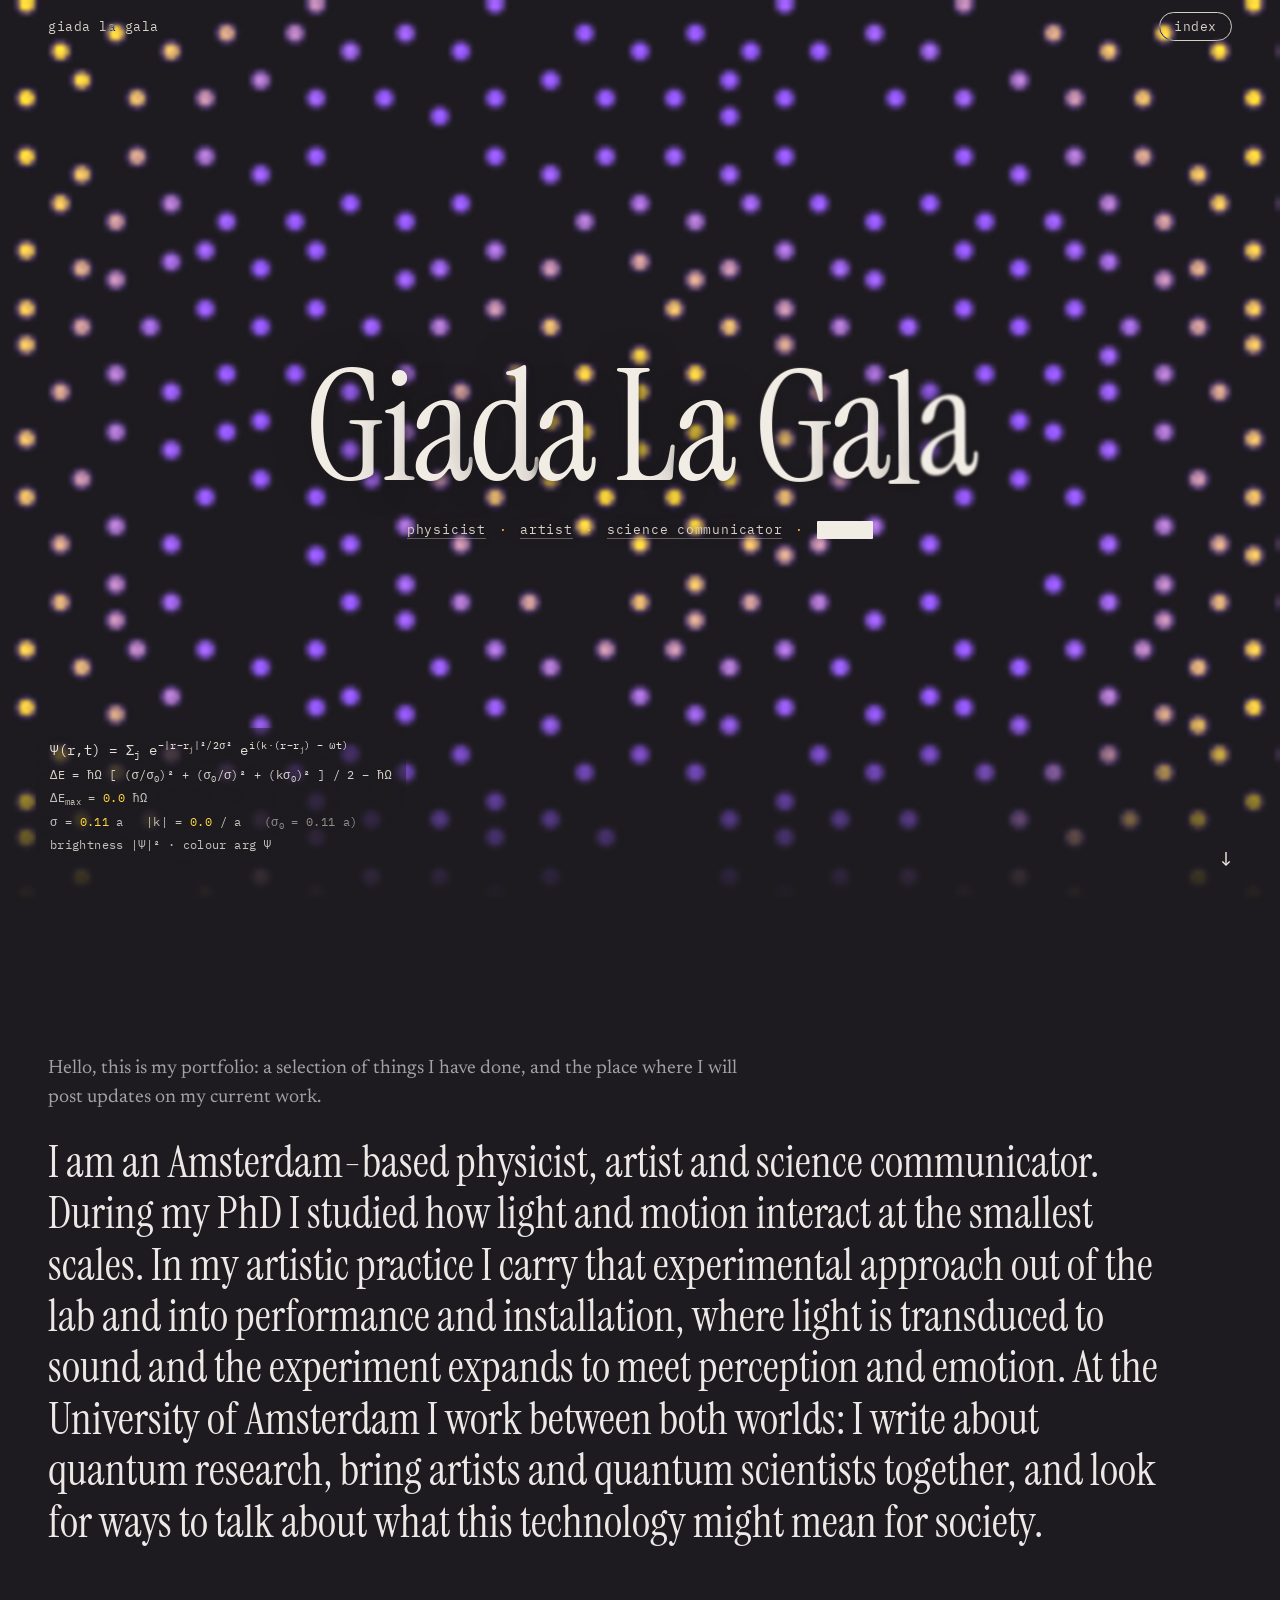
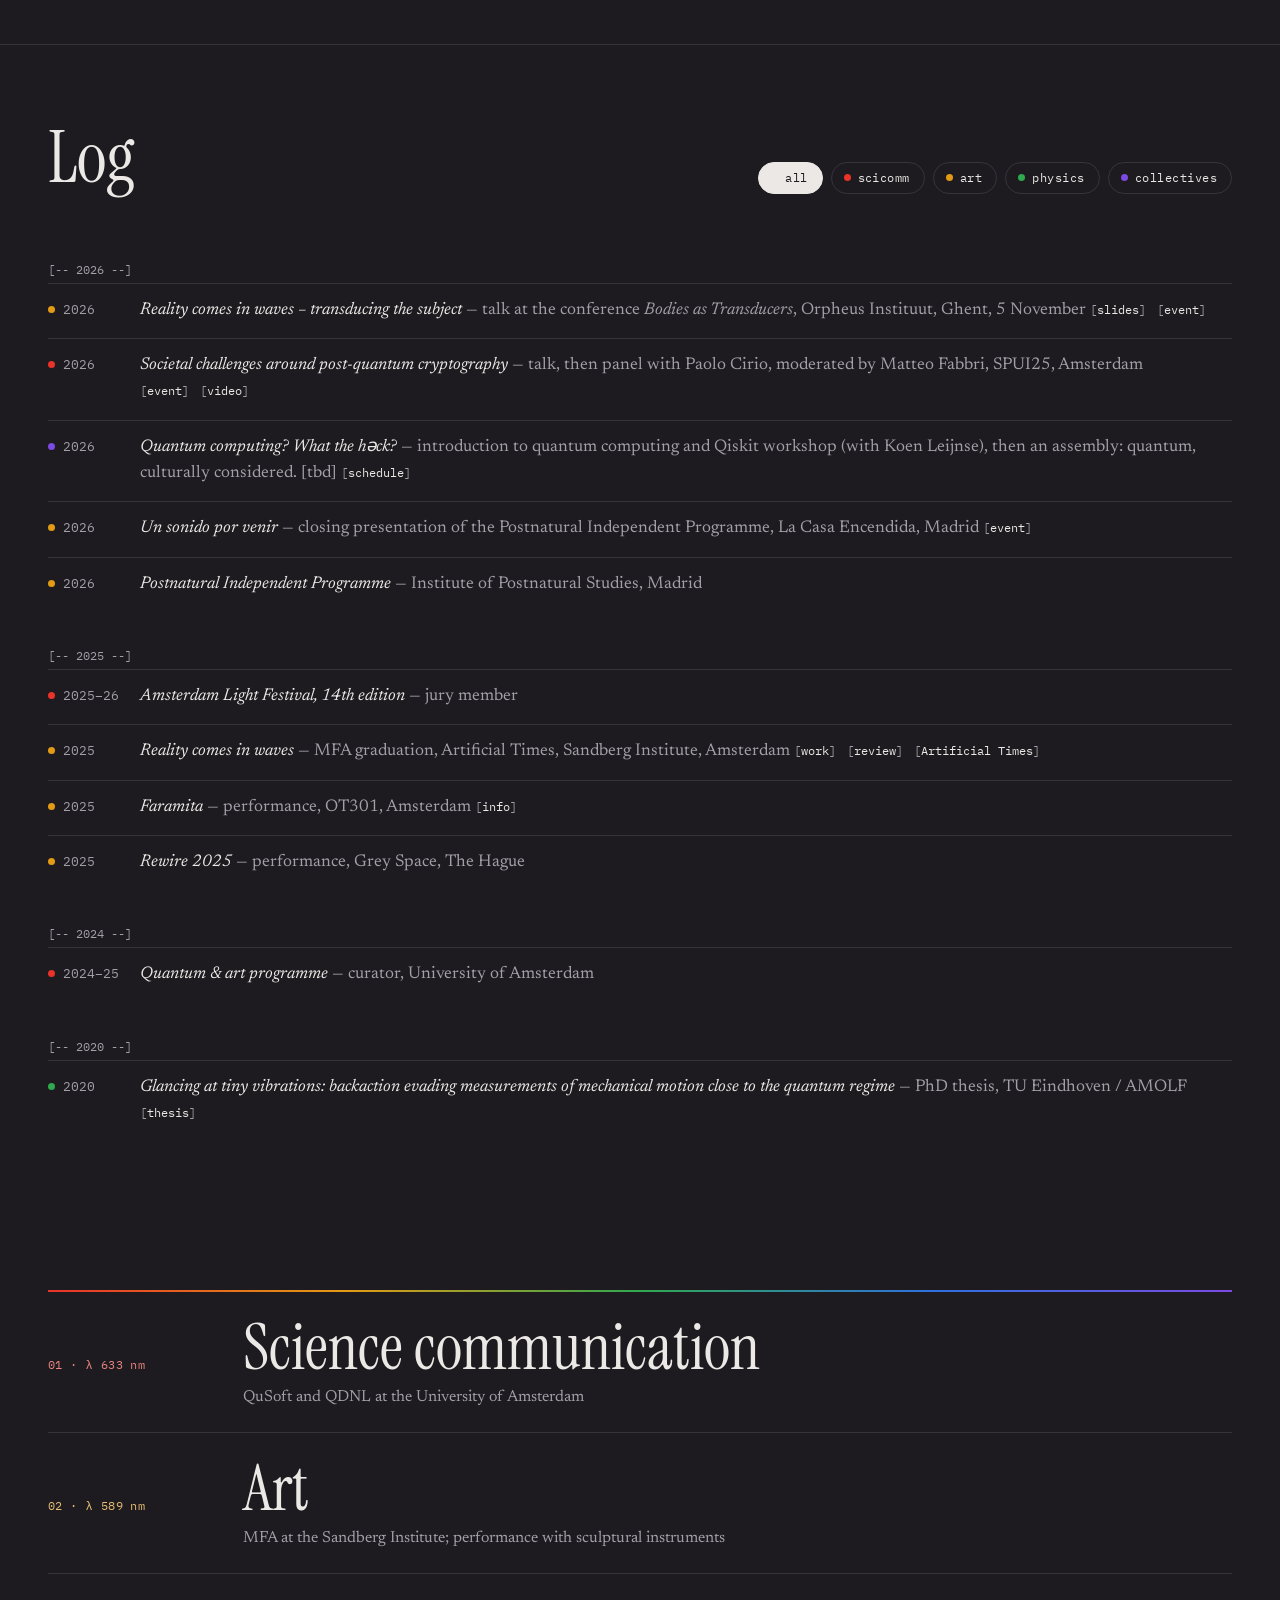
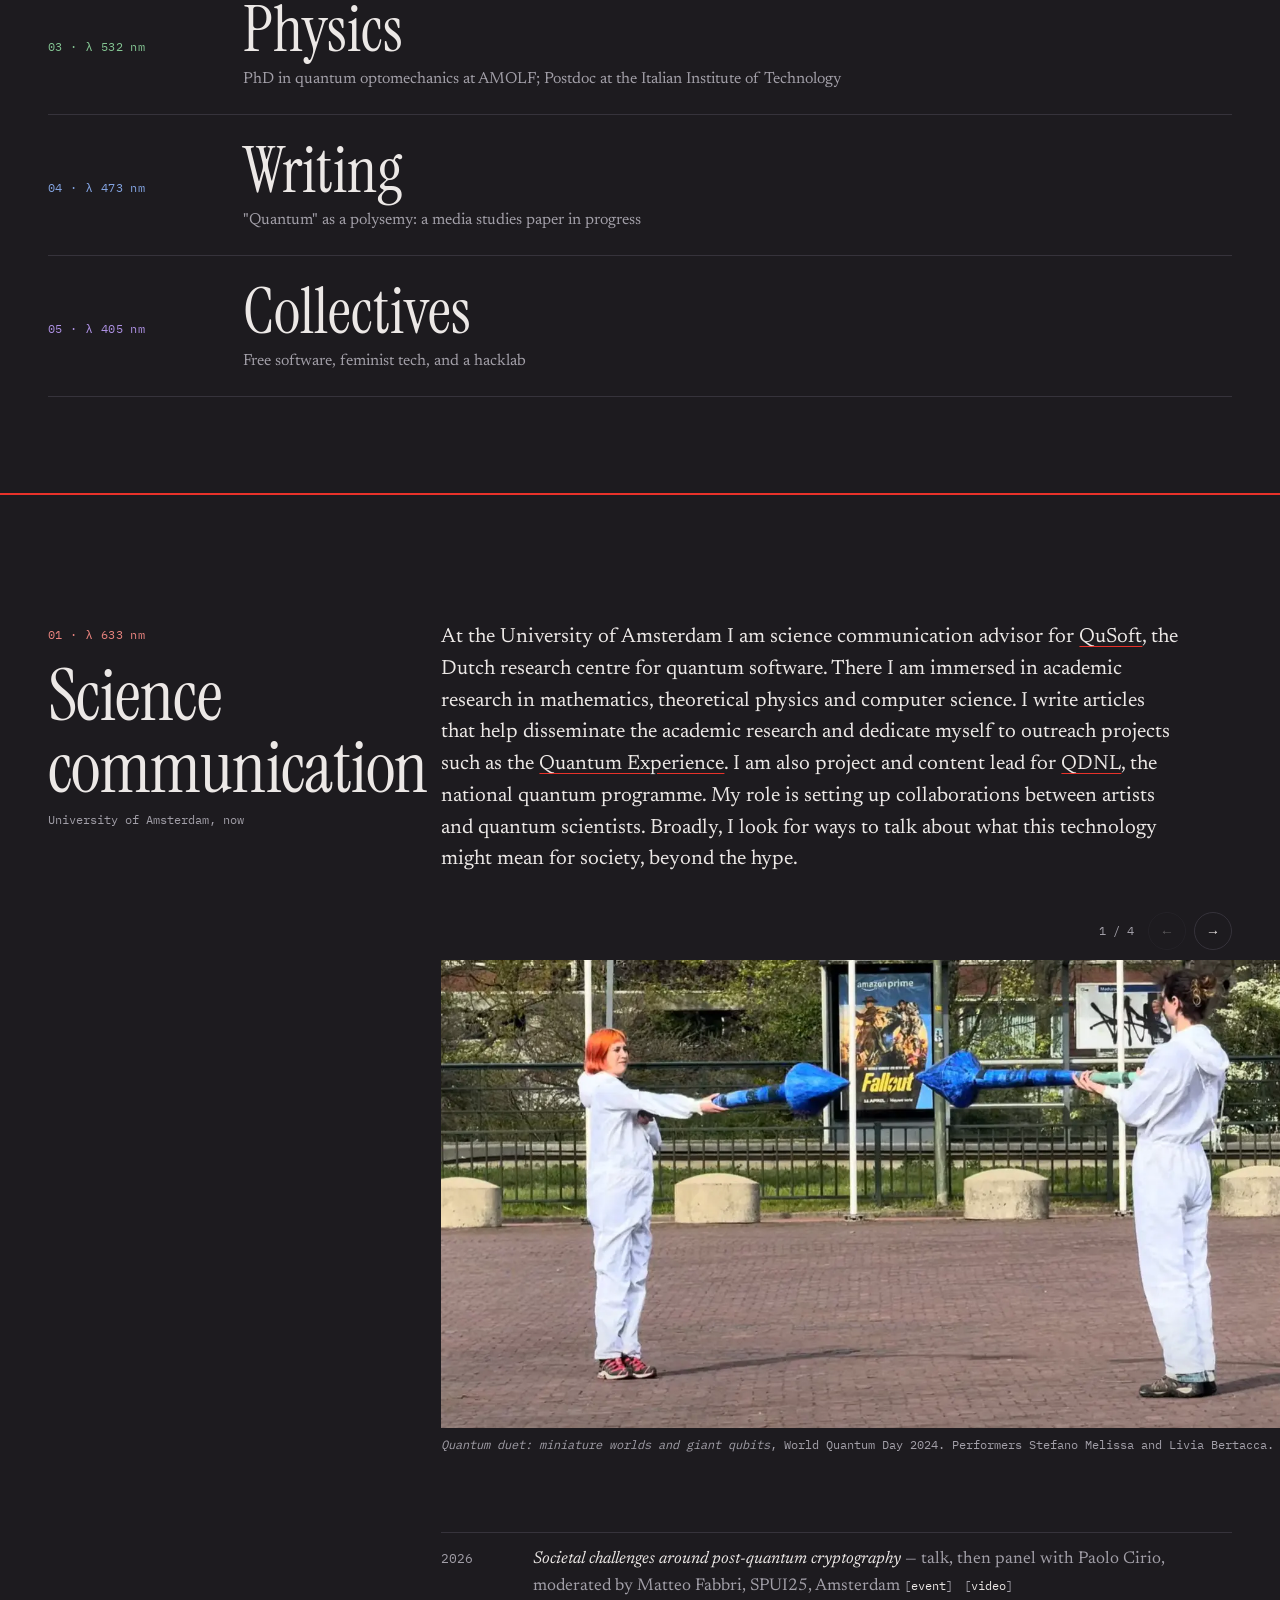
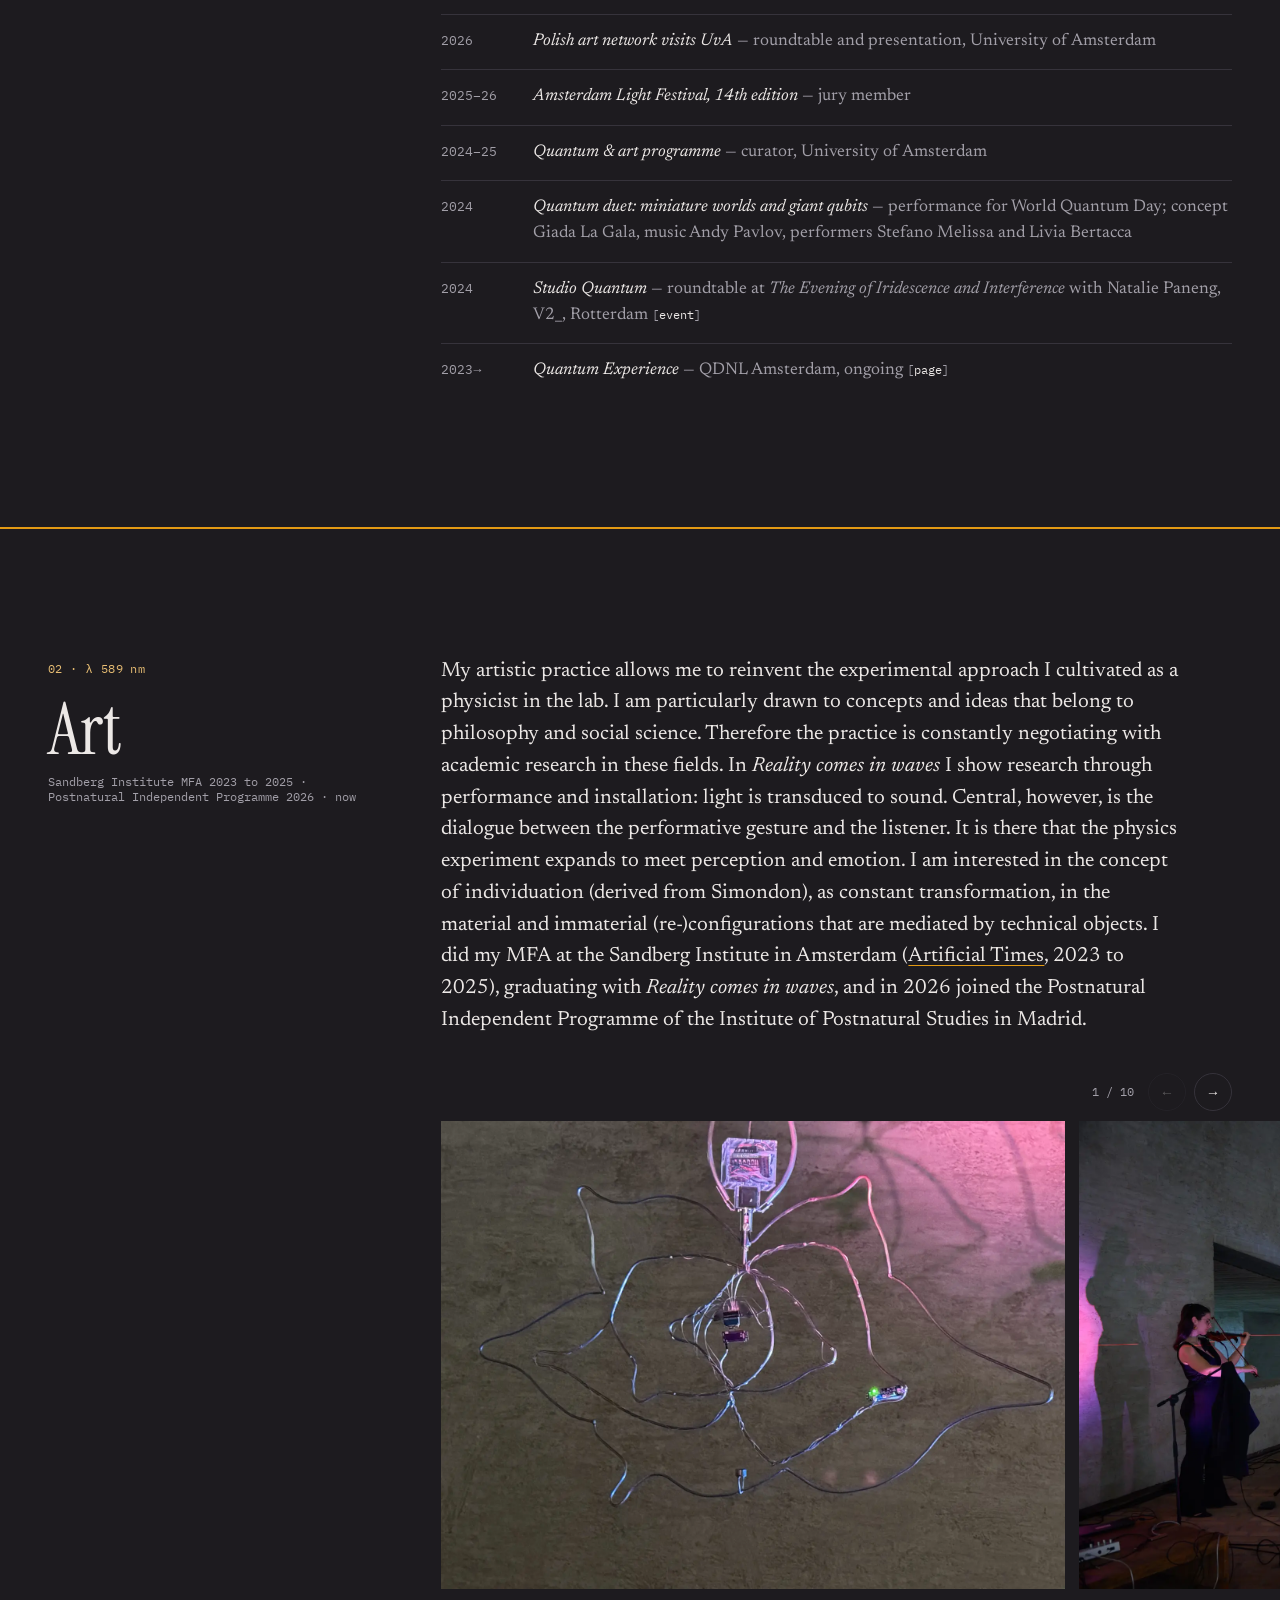
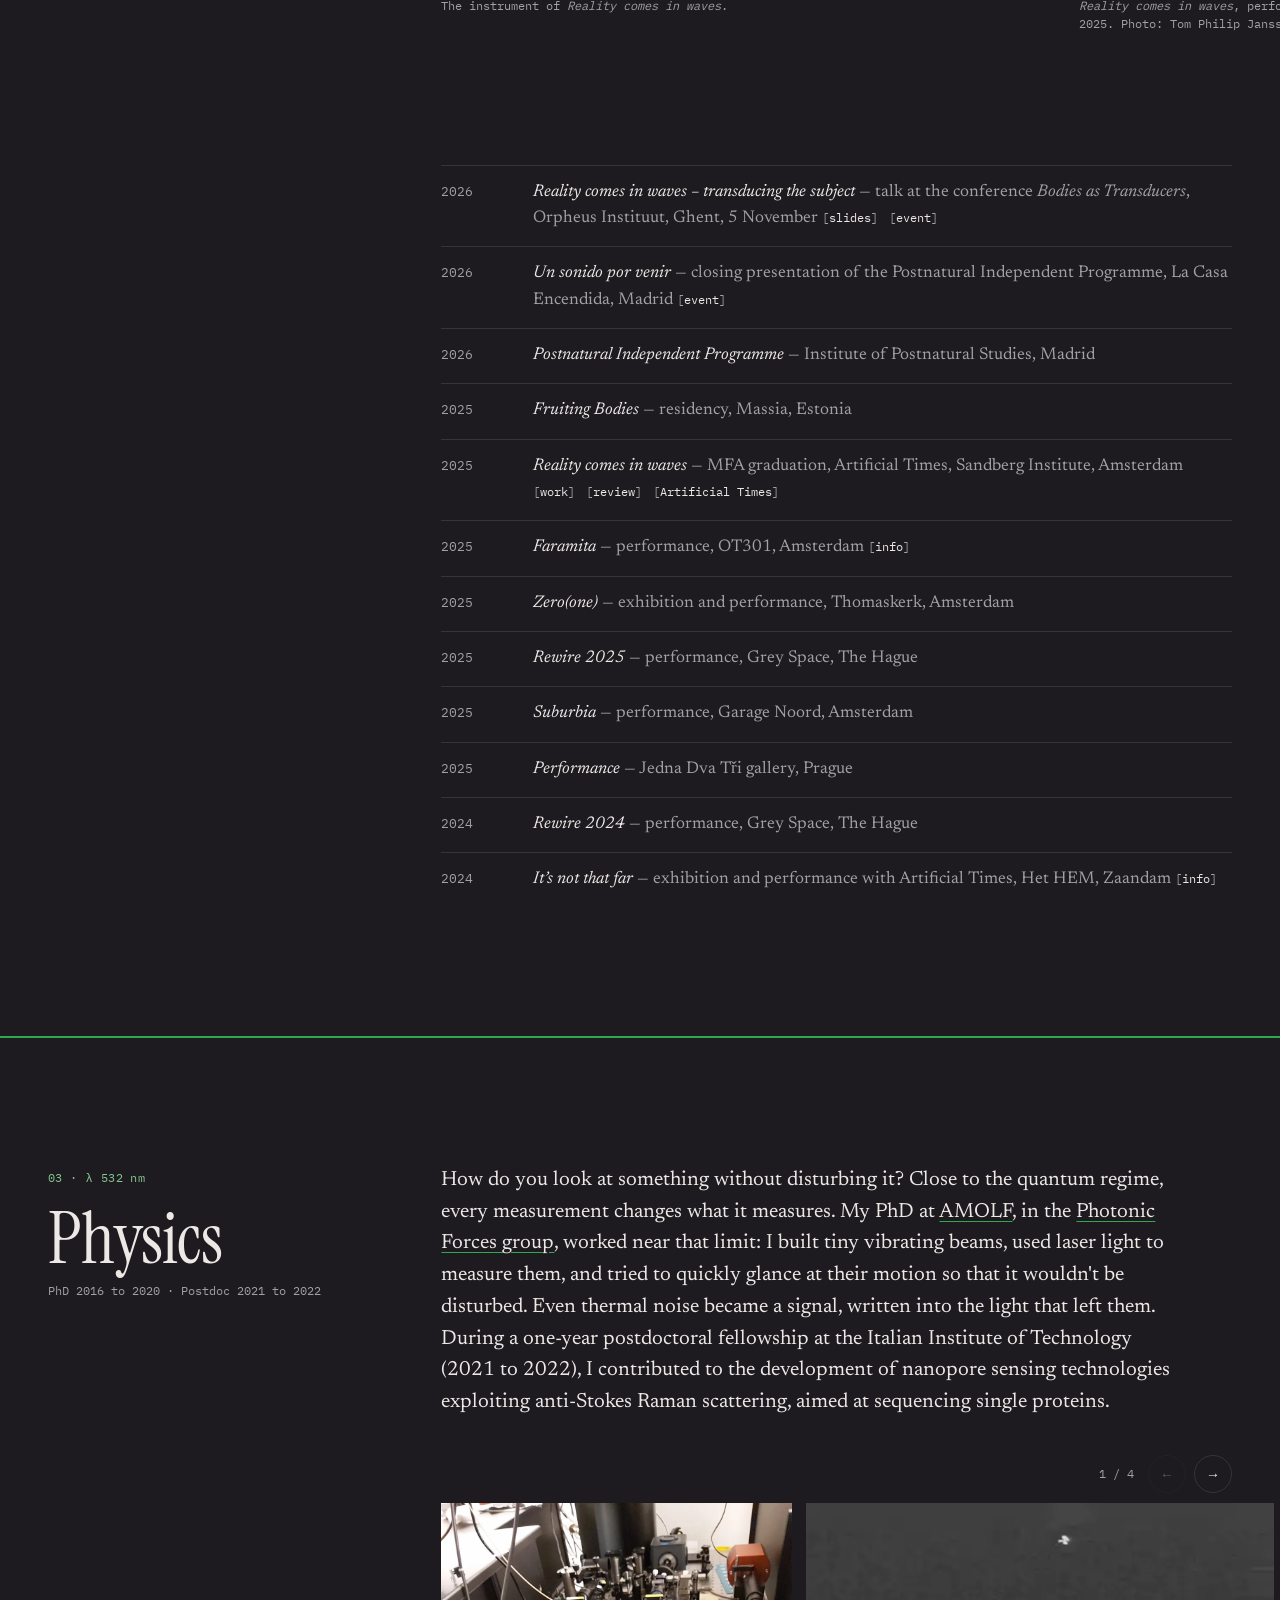
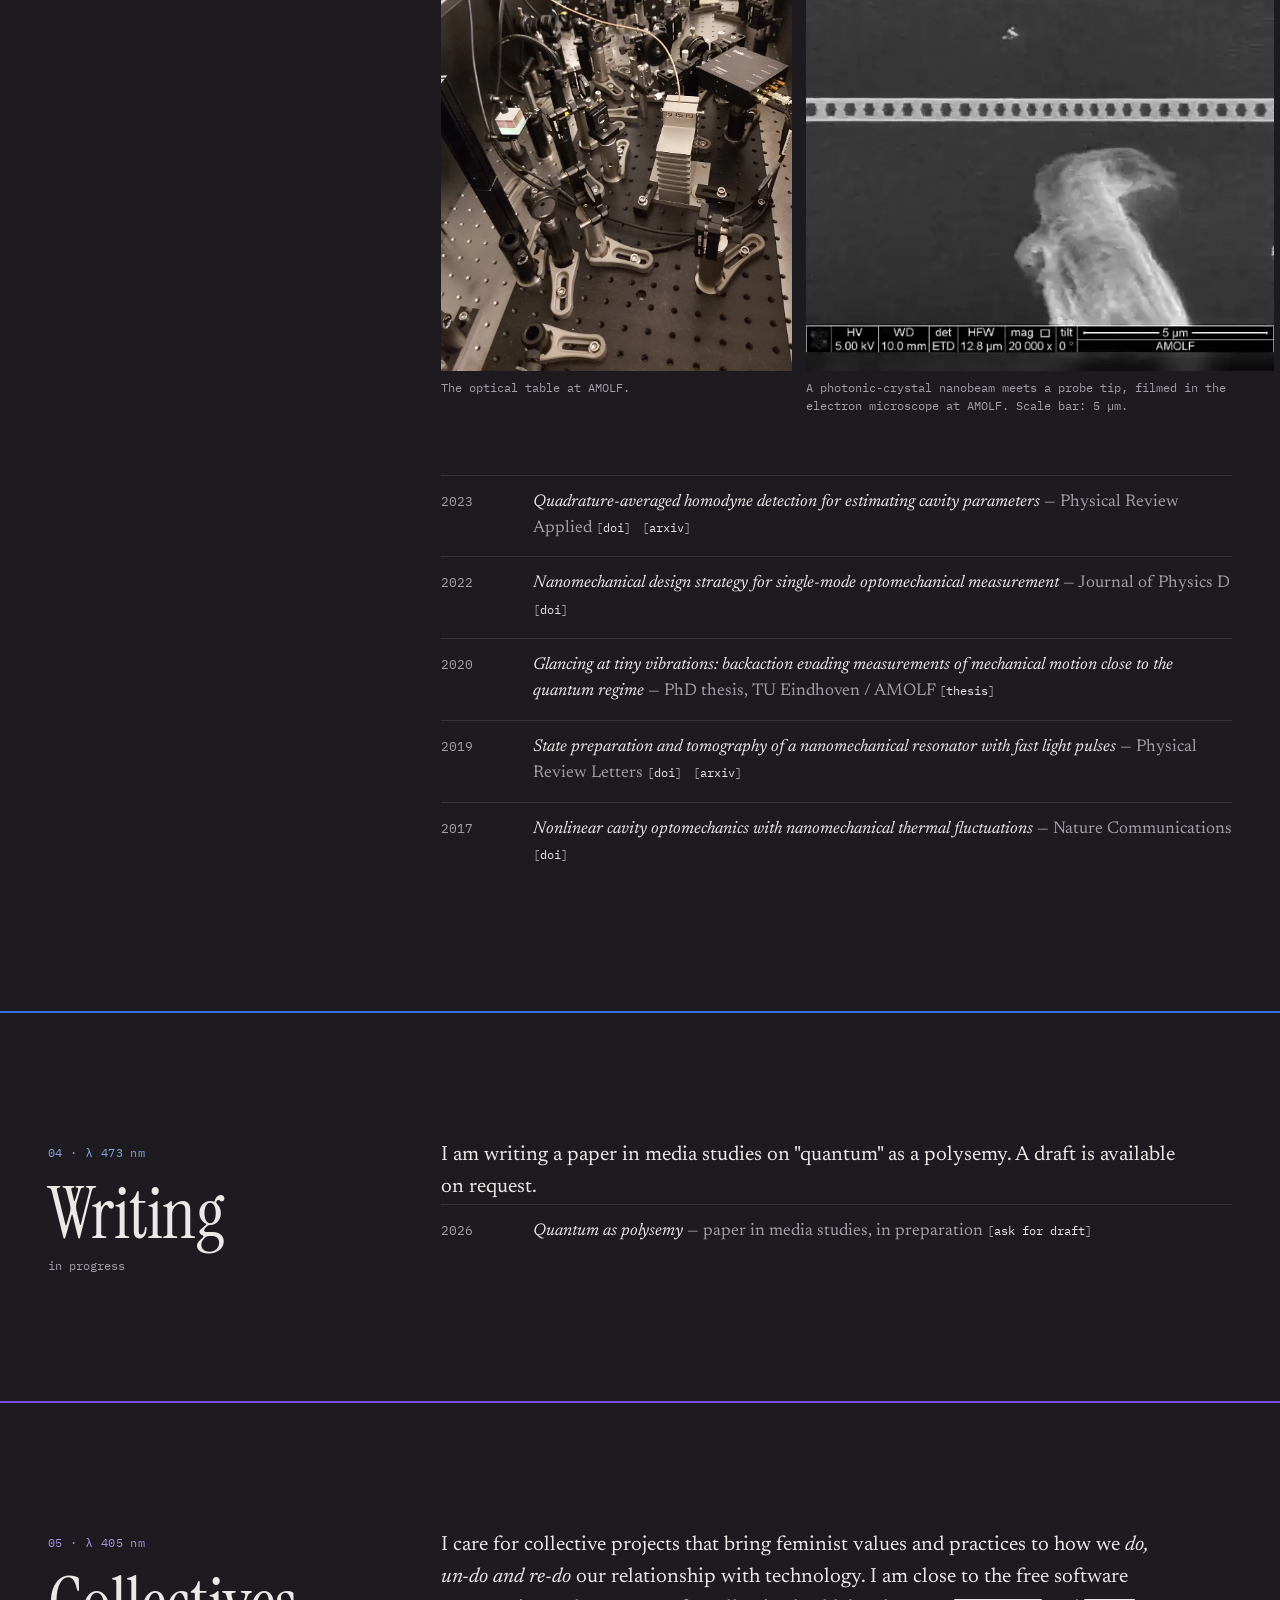
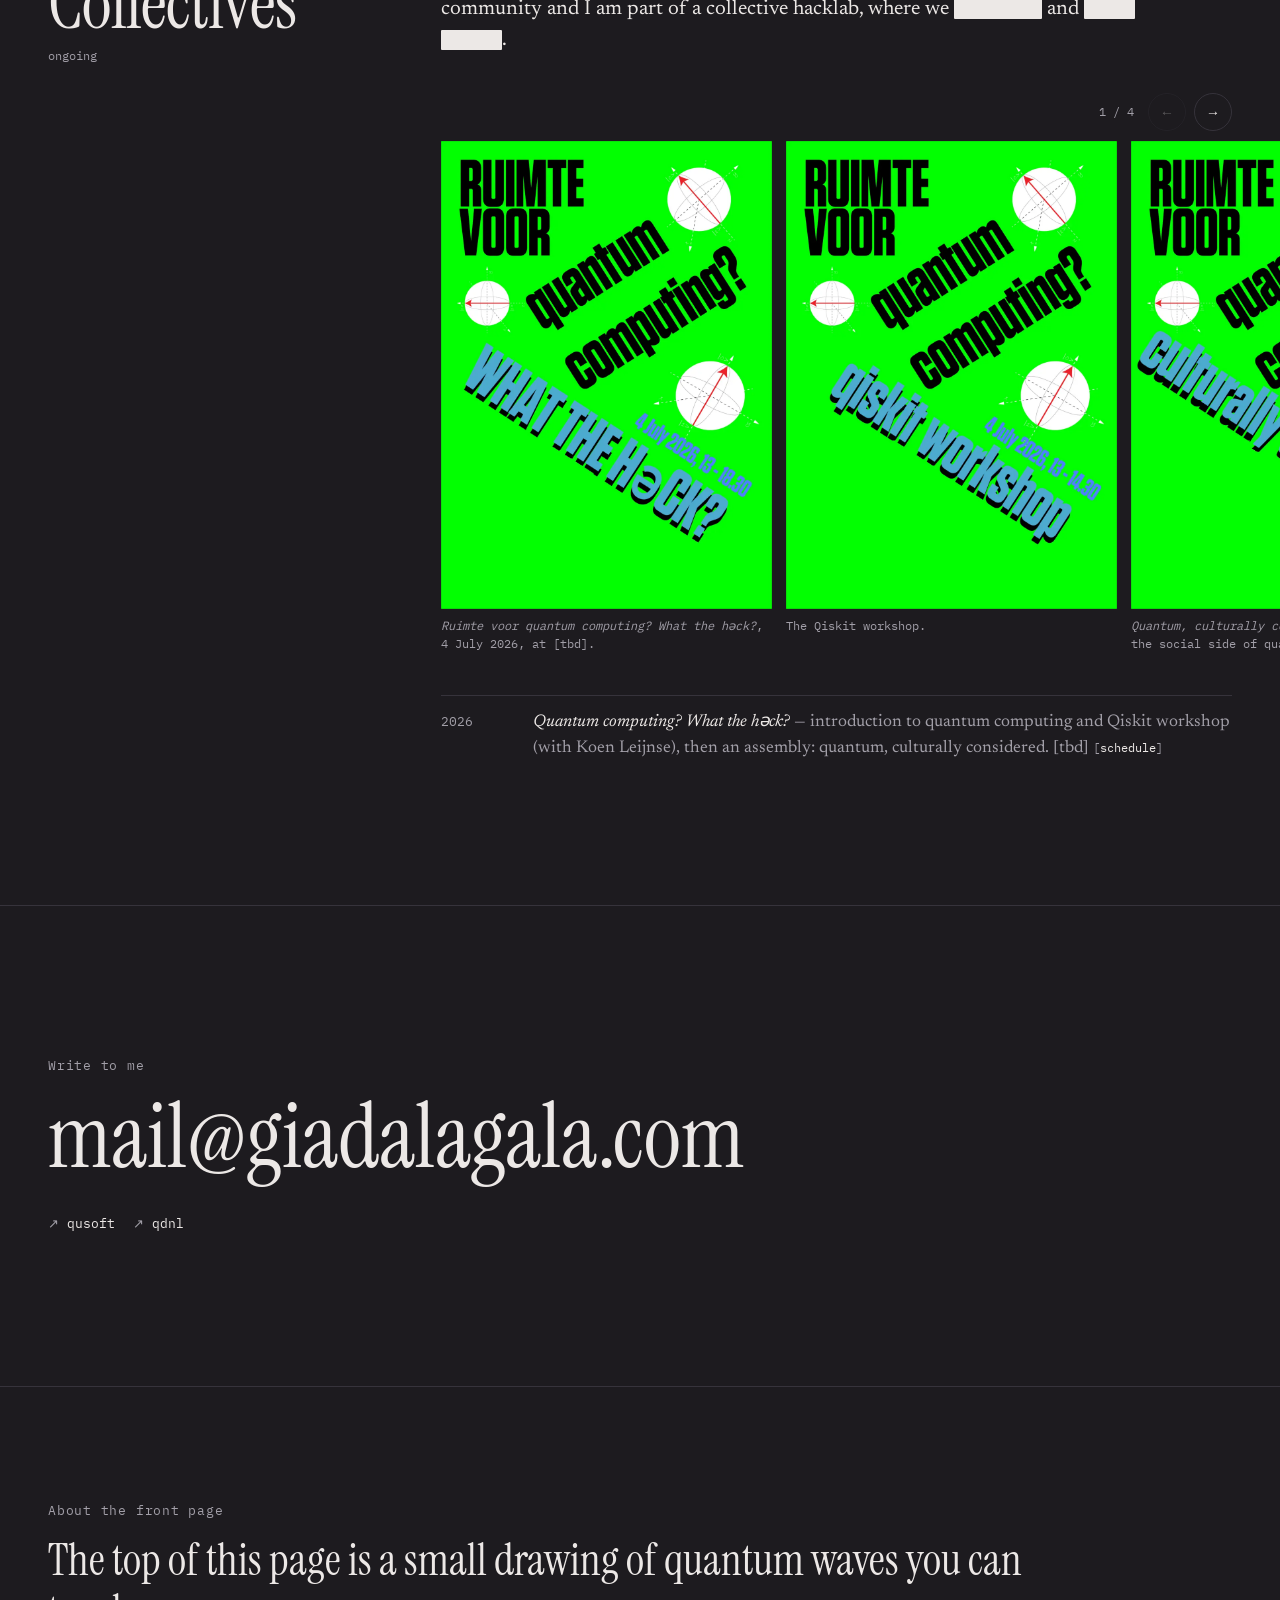
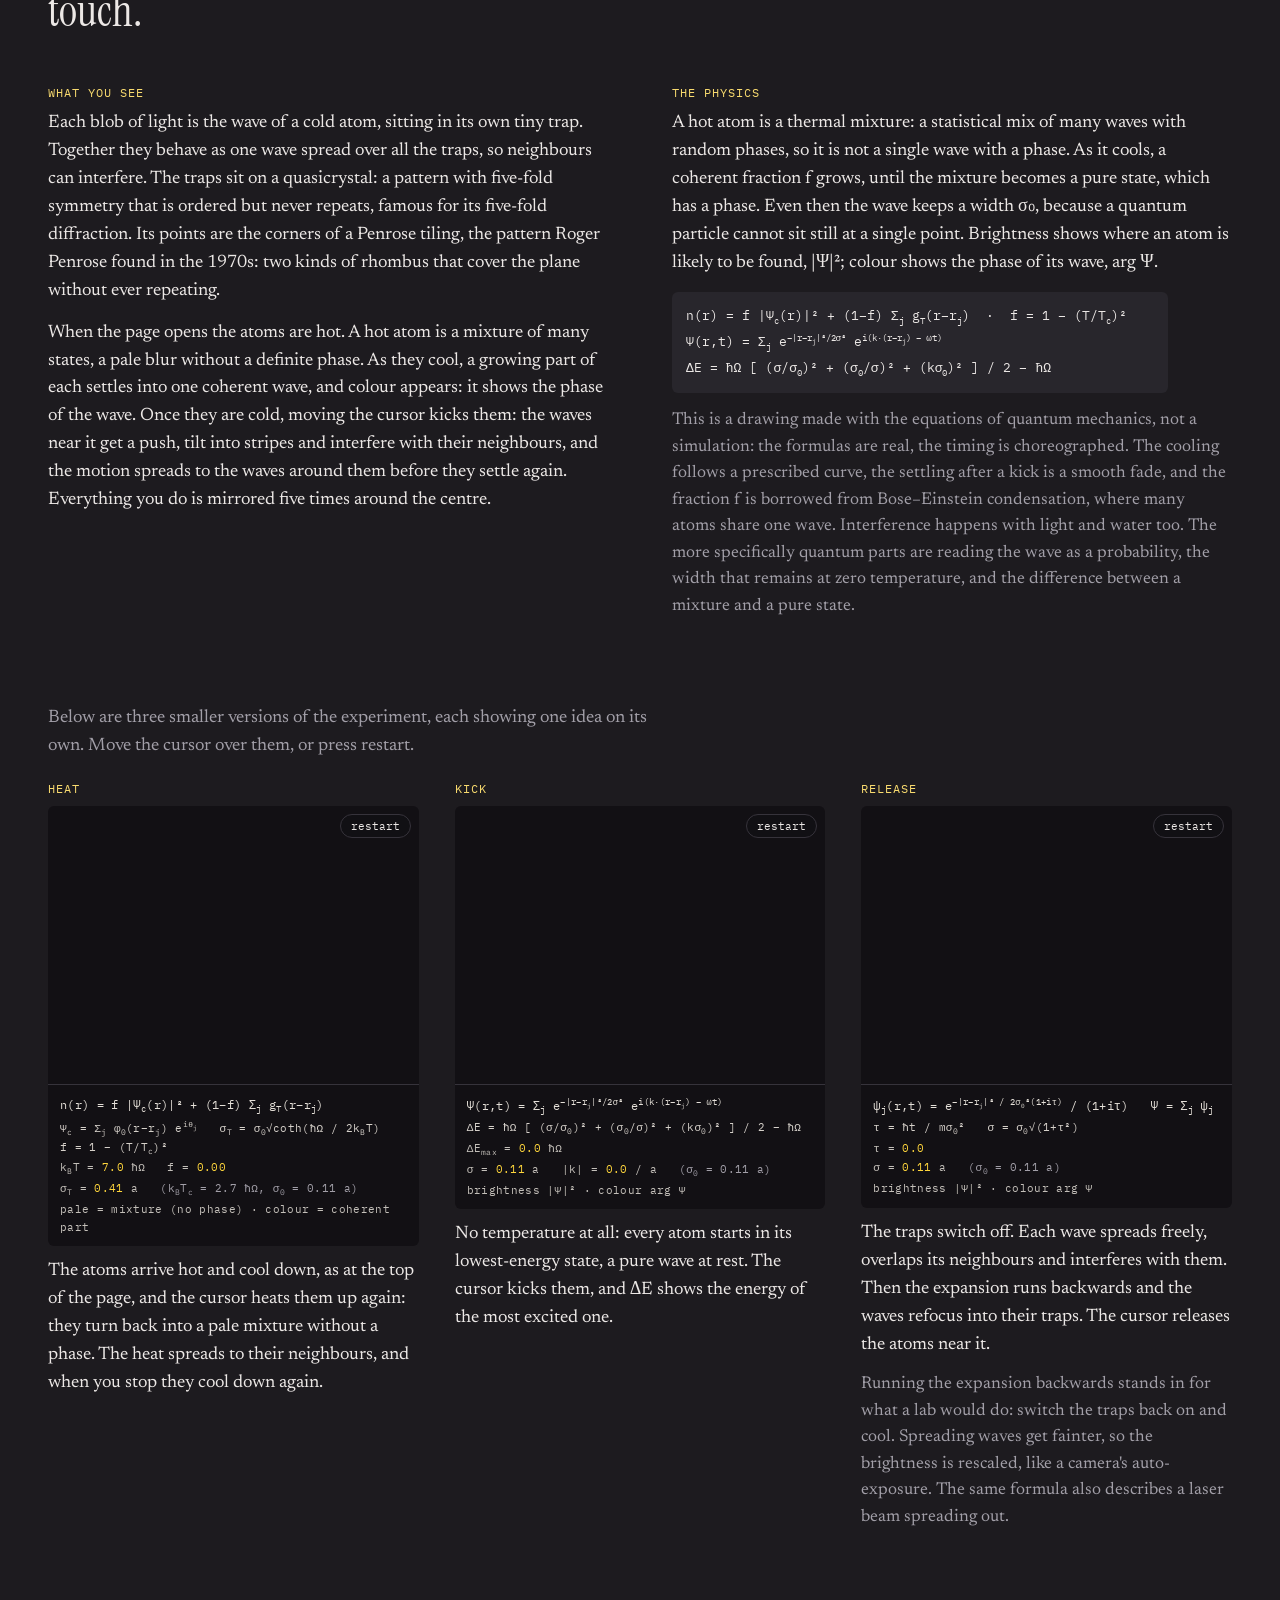
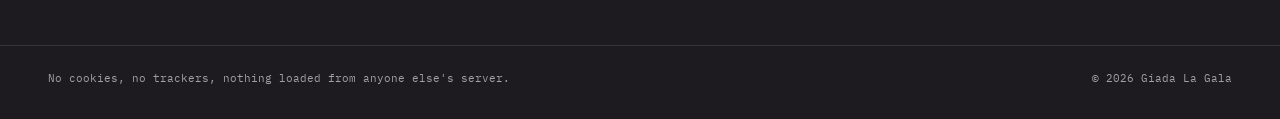
<file: index.html>
<!doctype html>
<html lang="en" data-mood="graphite" data-darkness="3">
<head>
  <meta charset="utf-8">
  <meta name="viewport" content="width=device-width, initial-scale=1">
  <title>Giada La Gala · physicist, artist, science communicator</title>
  <meta name="description" content="Giada La Gala: physicist, artist and science communicator. Quantum optomechanics, performance with sculptural instruments, art-science collaborations on quantum technologies.">
  <meta name="theme-color" content="#121010">
  <meta property="og:title" content="Giada La Gala · physicist, artist, science communicator">
  <meta property="og:description" content="Physicist, artist, science communicator.">
  <meta property="og:image" content="https://giadalagala.com/assets/img/hero-curtain.jpg">
  <meta property="og:url" content="https://giadalagala.com/">
  <meta property="og:type" content="profile">
  <meta name="twitter:card" content="summary_large_image">
  <link rel="canonical" href="https://giadalagala.com/">
  <script type="application/ld+json">
{
  "@context": "https://schema.org",
  "@type": "Person",
  "name": "Giada La Gala",
  "url": "https://giadalagala.com/",
  "image": "https://giadalagala.com/assets/img/hero-curtain.jpg",
  "description": "Giada La Gala: physicist, artist and science communicator. Quantum optomechanics, performance with sculptural instruments, art-science collaborations on quantum technologies.",
  "jobTitle": [
    "Science communication advisor, QuSoft",
    "Project and content lead, Quantum Delta NL"
  ],
  "worksFor": {
    "@type": "CollegeOrUniversity",
    "name": "University of Amsterdam"
  },
  "alumniOf": [
    {
      "@type": "Organization",
      "name": "AMOLF"
    },
    {
      "@type": "CollegeOrUniversity",
      "name": "Eindhoven University of Technology"
    },
    {
      "@type": "CollegeOrUniversity",
      "name": "Sandberg Institute"
    }
  ],
  "knowsAbout": [
    "quantum optomechanics",
    "science communication",
    "art-science collaboration",
    "quantum technology",
    "performance art"
  ],
  "sameAs": [
    "https://qdnl.nl"
  ]
}
  </script>
  <link rel="icon" href="assets/favicon.svg" type="image/svg+xml">
  <link rel="preload" href="assets/fonts/instrument-serif-latin-400-normal.woff2" as="font" type="font/woff2" crossorigin>
  <link rel="stylesheet" href="style.css?v=4b1c3d27">
  <script defer src="main.js?v=049666bb"></script>
</head>
<body>
<!-- GENERATED from content.md by tools/build.py. Edit content.md (text) or tools/template.html (layout), not this file. -->
<a class="skip" href="#main">Skip to content</a>

<!-- Fixed top bar: name on the left, current facet in the middle, menu on the right -->
<header class="bar">
  <a class="bar-name" href="#top">giada la gala</a>
  <span class="bar-now" aria-hidden="true"><i></i><span></span></span>
  <a class="bar-menu" href="#sections" role="button" aria-expanded="false" aria-controls="menu">index</a>
</header>

<!-- Overlay menu -->
<nav id="menu" class="menu" aria-label="Sections" hidden>
  <ol>
    <li><a href="#log"><small>now</small>Log</a></li>
    <li><a href="#scicomm" style="--c:var(--scicomm)"><small>λ 633</small>Science communication</a></li>
    <li><a href="#art" style="--c:var(--art)"><small>λ 589</small>Art</a></li>
    <li><a href="#physics" style="--c:var(--physics)"><small>λ 532</small>Physics</a></li>
    <li><a href="#writing" style="--c:var(--writing)"><small>λ 473</small>Writing</a></li>
    <li><a href="#collectives" style="--c:var(--collectives)"><small>λ 405</small>Collectives</a></li>
    <li><a href="#contact"><small>@</small>Contact</a></li>
  </ol>
  <blockquote>
    <p>Matter feels, converses, suffers, desires, yearns and remembers.</p>
    <footer>Karen Barad, <em>On Touching</em> (2012)</footer>
  </blockquote>
</nav>

<main id="main">

<!-- ============ HERO (build.py keeps one of the two, chosen by "hero:" in content.md) ============ -->
<!-- live quantum particles on a five-fold quasicrystal arrive hot and cool down while the name forms; once cold, the cursor kicks them (main.js); without JS: a still of the calm state -->
<section class="hero hero-q" id="top" data-q-mode="hero">
  <canvas class="q-field" aria-hidden="true"></canvas>
  <div class="hero-text">
    <h1 class="name" data-q>Giada La&nbsp;Gala</h1>
    <p class="roles"><a href="#physics">physicist</a> <span>·</span> <a href="#art">artist</a> <span>·</span> <a href="#scicomm">science communicator</a> <span>·</span> <a class="redact" href="#contact" data-tip="ask me in person"><span class="sr">redacted (ask me in person)</span><span aria-hidden="true">hacker</span></a></p>
  </div>
  <!-- the equation that draws the picture, with its live values (main.js); decorative, hidden from screen readers -->
  <div class="q-eq" aria-hidden="true" hidden></div>
  <a class="hero-cue" href="#intro" aria-label="Scroll to introduction">↓</a>
</section>

<!-- ============ INTRO ============ -->
<section class="intro" id="intro">
  <p class="hello">Hello, this is my portfolio: a selection of things I have done, and the place where I will post updates on my current work.</p>
  <p class="lede">I am an Amsterdam-based physicist, artist and science communicator. During my PhD I studied how light and motion interact at the smallest scales. In my artistic practice I carry that experimental approach out of the lab and into performance and installation, where light is transduced to sound and the experiment expands to meet perception and emotion. At the University of Amsterdam I work between both worlds: I write about quantum research, bring artists and quantum scientists together, and look for ways to talk about what this technology might mean for society.</p>
</section>

<!-- ============ LOG: selected entries ([x] in content.md), built by tools/build.py; main.js only filters ============ -->
<section class="log" id="log" data-label="Log">
  <header>
    <h2>Log</h2>
    <div class="chips" role="group" aria-label="Filter log">
      <button type="button" aria-pressed="true" data-filter="all">all</button>
      <button type="button" aria-pressed="false" data-filter="scicomm" style="--c:var(--scicomm)">scicomm</button>
      <button type="button" aria-pressed="false" data-filter="art" style="--c:var(--art)">art</button>
      <button type="button" aria-pressed="false" data-filter="physics" style="--c:var(--physics)">physics</button>
      <button type="button" aria-pressed="false" data-filter="collectives" style="--c:var(--collectives)">collectives</button>
    </div>
  </header>
  <ol class="log-list">
    <li class="yr" aria-hidden="true">[-- 2026 --]</li>
  <li data-year="2026" data-sort="2026-11-05" data-facet="art" data-selected><span class="y">2026</span><p><cite>Reality comes in waves – transducing the subject</cite> <span class="where">talk at the conference <em>Bodies as Transducers</em>, Orpheus Instituut, Ghent, 5 November</span> <span class="links"><a href="orpheus/">slides</a> <a href="https://orpheusinstituut.be/nl/events/bodies-as-transducers">event</a></span></p></li>
  <li data-year="2026" data-sort="2026-10-19" data-facet="scicomm" data-selected><span class="y">2026</span><p><cite>Societal challenges around post-quantum cryptography</cite> <span class="where">talk, then panel with Paolo Cirio, moderated by Matteo Fabbri, SPUI25, Amsterdam</span> <span class="links"><a href="https://spui25.nl/programma/societal-challenges-around-post-quantum-cryptography">event</a> <a href="https://hva-uva.cloud.panopto.eu/Panopto/Pages/Viewer.aspx?id=a8f6db74-a9e7-4615-ba5f-b4d5007afc38&amp;start=0">video</a></span></p></li>
  <li data-year="2026" data-sort="2026-07-04" data-facet="collectives" data-selected><span class="y">2026</span><p><cite>Quantum computing? What the hǝck?</cite> <span class="where">introduction to quantum computing and Qiskit workshop (with Koen Leijnse), then an assembly: quantum, culturally considered. [tbd]</span> <span class="links"><a href="https://2026.tbd.camp/day1.html">schedule</a></span></p></li>
  <li data-year="2026" data-sort="2026-06-06" data-facet="art" data-selected><span class="y">2026</span><p><cite>Un sonido por venir</cite> <span class="where">closing presentation of the Postnatural Independent Programme, La Casa Encendida, Madrid</span> <span class="links"><a href="https://www.lacasaencendida.es/encuentros/un-sonido-por-venir-presentacion-de-resultados-pip-2026">event</a></span></p></li>
  <li data-year="2026" data-sort="2026" data-facet="art" data-selected><span class="y">2026</span><p><cite>Postnatural Independent Programme</cite> <span class="where">Institute of Postnatural Studies, Madrid</span></p></li>
    <li class="yr" aria-hidden="true">[-- 2025 --]</li>
  <li data-year="2025" data-sort="2025" data-facet="scicomm" data-selected><span class="y">2025–26</span><p><cite>Amsterdam Light Festival, 14th edition</cite> <span class="where">jury member</span></p></li>
  <li data-year="2025" data-sort="2025" data-facet="art" data-selected><span class="y">2025</span><p><cite>Reality comes in waves</cite> <span class="where">MFA graduation, Artificial Times, Sandberg Institute, Amsterdam</span> <span class="links"><a href="https://www.sandberg.nl/graduation-2025/graduates/37">work</a> <a href="https://metropolism.com/nl/recensie/unfinished-stories-sandberg-instituut-graduation-show-2025/">review</a> <a href="https://beta.sandberg.nl/departments/artificial-times">Artificial Times</a></span></p></li>
  <li data-year="2025" data-sort="2025" data-facet="art" data-selected><span class="y">2025</span><p><cite>Faramita</cite> <span class="where">performance, OT301, Amsterdam</span> <span class="links"><a href="https://www.ot301.nl/agenda/19636">info</a></span></p></li>
  <li data-year="2025" data-sort="2025" data-facet="art" data-selected><span class="y">2025</span><p><cite>Rewire 2025</cite> <span class="where">performance, Grey Space, The Hague</span></p></li>
    <li class="yr" aria-hidden="true">[-- 2024 --]</li>
  <li data-year="2024" data-sort="2024" data-facet="scicomm" data-selected><span class="y">2024–25</span><p><cite>Quantum &amp; art programme</cite> <span class="where">curator, University of Amsterdam</span></p></li>
    <li class="yr" aria-hidden="true">[-- 2020 --]</li>
  <li data-year="2020" data-sort="2020" data-facet="physics" data-selected><span class="y">2020</span><p><cite>Glancing at tiny vibrations: backaction evading measurements of mechanical motion close to the quantum regime</cite> <span class="where">PhD thesis, TU Eindhoven / AMOLF</span> <span class="links"><a href="https://research.tue.nl/en/publications/glancing-at-tiny-vibrations-backaction-evading-measurements-of-me/">thesis</a></span></p></li>
  </ol>
</section>

<!-- ============ SPECTRUM INDEX: one row per facet ============ -->
<section class="intro sections" id="sections">
  <div class="spectrum" aria-hidden="true"></div>

  <ol class="index">
    <li style="--c:var(--scicomm)">
      <a href="#scicomm" data-preview="assets/img/scicomm-quantum-duet.webp">
        <small>01 · λ 633 nm</small>
        <strong>Science communication</strong>
        <span>QuSoft and QDNL at the University of Amsterdam</span>
      </a>
    </li>
    <li style="--c:var(--art)">
      <a href="#art" data-preview="assets/img/art-instrument.webp">
        <small>02 · λ 589 nm</small>
        <strong>Art</strong>
        <span>MFA at the Sandberg Institute; performance with sculptural instruments</span>
      </a>
    </li>
    <li style="--c:var(--physics)">
      <a href="#physics" data-preview="assets/img/physics-optical-table.webp">
        <small>03 · λ 532 nm</small>
        <strong>Physics</strong>
        <span>PhD in quantum optomechanics at AMOLF; Postdoc at the Italian Institute of Technology</span>
      </a>
    </li>
    <li style="--c:var(--writing)">
      <a href="#writing" data-preview="">
        <small>04 · λ 473 nm</small>
        <strong>Writing</strong>
        <span>&quot;Quantum&quot; as a polysemy: a media studies paper in progress</span>
      </a>
    </li>
    <li style="--c:var(--collectives)">
      <a href="#collectives" data-preview="assets/img/collectives-tbd-poster.webp">
        <small>05 · λ 405 nm</small>
        <strong>Collectives</strong>
        <span>Free software, feminist tech, and a hacklab</span>
      </a>
    </li>
  </ol>
  <img class="peek" alt="" aria-hidden="true">
</section>

<!-- ============ FACETS ============
     Each facet: header (sticky on desktop), text, gallery, entries.
     Entries marked [x] in content.md also appear in the Log near the top (main.js). -->

<!-- 01 SCIENCE COMMUNICATION -->
<section class="facet" id="scicomm" data-facet="scicomm" data-label="Science communication" style="--c:var(--scicomm)">
  <header class="facet-head">
    <small>01 · λ 633 nm</small>
    <h2>Science communication</h2>
    <p class="span">University of Amsterdam, now</p>
  </header>
  <div class="facet-body">
    <p class="facet-lede">At the University of Amsterdam I am science communication advisor for <a href="https://www.qusoft.org">QuSoft</a>, the Dutch research centre for quantum software. There I am immersed in academic research in mathematics, theoretical physics and computer science. I write articles that help disseminate the academic research and dedicate myself to outreach projects such as the <a href="https://qdnlamsterdam.nl/experience">Quantum Experience</a>. I am also project and content lead for <a href="https://qdnl.nl">QDNL</a>, the national quantum programme. My role is setting up collaborations between artists and quantum scientists. Broadly, I look for ways to talk about what this technology might mean for society, beyond the hype.</p>

    <div class="gallery-wrap">
    <div class="gallery" role="region" tabindex="0" aria-label="Science communication pictures">
      <figure class="wide"><img src="assets/img/scicomm-quantum-duet.webp" alt="Two performers in white overalls stand apart on a paved square, holding between them a long blue sculpture shaped like a double-headed arrow: a giant qubit." width="1520" height="765" loading="lazy"><figcaption><em>Quantum duet: miniature worlds and giant qubits</em>, World Quantum Day 2024. Performers Stefano Melissa and Livia Bertacca.</figcaption></figure>
      <figure><img src="assets/img/scicomm-v2-poster.webp" alt="Event poster: hands holding glass spheres over a glittering, iridescent crystal frame, with the title Natalie Paneng, Iridescence &amp; Interference, Performance Lecture, 13.11, Studio Quantum, V2_." width="1080" height="1080" loading="lazy"><figcaption><em>Iridescence &amp; Interference</em>, performance lecture by Natalie Paneng, Studio Quantum, V2_, Rotterdam, 13 November 2024. Poster: V2_.</figcaption></figure>
      <figure class="clip">
        <video src="assets/video/scicomm-building-bloch.mp4" poster="assets/img/scicomm-building-bloch-poster.webp" width="360" height="332" muted loop playsinline controls preload="none" data-lazy aria-label="Video: a glass sphere on a 3D-printed base; inside, an arrow swings to point in different directions, showing a qubit state on the Bloch sphere."></video>
        <figcaption><em>Building Bloch</em>, a physical Bloch sphere I developed to demonstrate qubit states and quantum logic gate operations, for the <a href="https://qdnlamsterdam.nl/experience">Quantum Experience</a>, QDNL Amsterdam.</figcaption>
      </figure>
      <figure><img src="assets/img/scicomm-talk.webp" alt="Giada speaks at a wooden podium with a microphone, holding a presentation clicker." width="1600" height="1200" loading="lazy"><figcaption>My talk before the panel <em><a href="https://spui25.nl/programma/societal-challenges-around-post-quantum-cryptography">Societal challenges around post-quantum cryptography</a></em>, SPUI25, Amsterdam, 2026.</figcaption></figure>
    </div>
    </div>

    <ol class="entries">
      <li data-year="2026" data-sort="2026-10-19" data-facet="scicomm" data-selected><span class="y">2026</span><p><cite>Societal challenges around post-quantum cryptography</cite> <span class="where">talk, then panel with Paolo Cirio, moderated by Matteo Fabbri, SPUI25, Amsterdam</span> <span class="links"><a href="https://spui25.nl/programma/societal-challenges-around-post-quantum-cryptography">event</a> <a href="https://hva-uva.cloud.panopto.eu/Panopto/Pages/Viewer.aspx?id=a8f6db74-a9e7-4615-ba5f-b4d5007afc38&amp;start=0">video</a></span></p></li>
      <li data-year="2026" data-sort="2026" data-facet="scicomm"><span class="y">2026</span><p><cite>Polish art network visits UvA</cite> <span class="where">roundtable and presentation, University of Amsterdam</span></p></li>
      <li data-year="2025" data-sort="2025" data-facet="scicomm" data-selected><span class="y">2025–26</span><p><cite>Amsterdam Light Festival, 14th edition</cite> <span class="where">jury member</span></p></li>
      <li data-year="2024" data-sort="2024" data-facet="scicomm" data-selected><span class="y">2024–25</span><p><cite>Quantum &amp; art programme</cite> <span class="where">curator, University of Amsterdam</span></p></li>
      <li data-year="2024" data-sort="2024" data-facet="scicomm"><span class="y">2024</span><p><cite>Quantum duet: miniature worlds and giant qubits</cite> <span class="where">performance for World Quantum Day; concept Giada La Gala, music Andy Pavlov, performers Stefano Melissa and Livia Bertacca</span></p></li>
      <li data-year="2024" data-sort="2024" data-facet="scicomm"><span class="y">2024</span><p><cite>Studio Quantum</cite> <span class="where">roundtable at <em>The Evening of Iridescence and Interference</em> with Natalie Paneng, V2_, Rotterdam</span> <span class="links"><a href="https://v2.nl/events/the-evening-of-iridescence-and-interference-with-natalie-paneng">event</a></span></p></li>
      <li data-year="2023" data-sort="2023" data-facet="scicomm"><span class="y">2023→</span><p><cite>Quantum Experience</cite> <span class="where">QDNL Amsterdam, ongoing</span> <span class="links"><a href="https://qdnlamsterdam.nl/experience">page</a></span></p></li>
    </ol>
  </div>
</section>

<!-- 02 ART -->
<section class="facet" id="art" data-facet="art" data-label="Art" style="--c:var(--art)">
  <header class="facet-head">
    <small>02 · λ 589 nm</small>
    <h2>Art</h2>
    <p class="span">Sandberg Institute MFA 2023 to 2025 · Postnatural Independent Programme 2026 · now</p>
  </header>
  <div class="facet-body">
    <p class="facet-lede">My artistic practice allows me to reinvent the experimental approach I cultivated as a physicist in the lab. I am particularly drawn to concepts and ideas that belong to philosophy and social science. Therefore the practice is constantly negotiating with academic research in these fields. In <em>Reality comes in waves</em> I show research through performance and installation: light is transduced to sound. Central, however, is the dialogue between the performative gesture and the listener. It is there that the physics experiment expands to meet perception and emotion. I am interested in the concept of individuation (derived from Simondon), as constant transformation, in the material and immaterial (re-)configurations that are mediated by technical objects. I did my MFA at the Sandberg Institute in Amsterdam (<a href="https://beta.sandberg.nl/departments/artificial-times">Artificial Times</a>, 2023 to 2025), graduating with <em>Reality comes in waves</em>, and in 2026 joined the Postnatural Independent Programme of the Institute of Postnatural Studies in Madrid.</p>

    <div class="gallery-wrap">
    <div class="gallery" role="region" tabindex="0" aria-label="Art pictures">
      <figure><img src="assets/img/art-instrument.webp" alt="Close-up of a hanging metal sculpture whose lines loop like a drawing, lit in violet against a concrete wall." width="1600" height="1200" loading="lazy"><figcaption>The instrument of <em>Reality comes in waves</em>.</figcaption></figure>
      <figure><img src="assets/img/art-rciw-performance.webp" alt="In a large brick hall, a violinist plays at a music stand on the left; on the right Giada stands with her back to the camera, facing a hanging metal sculpture lit by a white spotlight, while thin red laser lines cross the walls and the floor." width="1750" height="1167" loading="lazy"><figcaption><em>Reality comes in waves</em>, performance with my sister Delia La Gala on violin, Thomaskerk, Amsterdam, 2025. Photo: Tom Philip Janssen.</figcaption></figure>
      <figure><img src="assets/img/art-rciw-installation.webp" alt="A hanging metal sculpture on a tall curved stand in the corner of a brick hall, lit by a white spotlight; its shadows fall in blue and pink on the walls above." width="1167" height="1750" loading="lazy"><figcaption><em>Reality comes in waves</em> at the Sandberg graduation show, Thomaskerk, Amsterdam, 2025. Photo: Tom Philip Janssen.</figcaption></figure>
      <figure class="clip">
        <video src="assets/video/art-installation-view.mp4" poster="assets/img/art-installation-view-poster.webp" width="540" height="960" muted loop playsinline controls preload="none" data-lazy aria-label="Video: a visitor walks up to a hanging sculpture on a tall curved steel stand; a line drawing on the concrete wall behind it glows in violet light."></video>
        <figcaption><em>Reality comes in waves</em>, installation view at Zero(one), Thomaskerk, Amsterdam, 2025 (<a href="https://metropolism.com/nl/recensie/unfinished-stories-sandberg-instituut-graduation-show-2025/">review in Metropolis M</a>). An interactive installation: the instrument is pushed away by changes in light and records every interaction.</figcaption>
      </figure>
      <figure><img src="assets/img/art-diffraction.webp" alt="Red laser light spreads into a diffraction pattern in the dark: glowing ribbons of light around two crossing red lines." width="1600" height="1200" loading="lazy"><figcaption>Laser light diffracted through glass.</figcaption></figure>
      <figure><img src="assets/img/art-laser-hand.webp" alt="Close-up of an open hand; two red laser lines cross on the palm in a glowing X, while the other hand holds the small laser modules and their wires." width="1600" height="1200" loading="lazy"><figcaption>Two laser lines cross in an open palm.</figcaption></figure>
      <figure><img src="assets/img/art-performance-lasers.webp" alt="In a dark hall, Giada stands with her arms raised, playing a hanging metal instrument; a red laser line crosses the wall horizontally and another runs vertically from the ceiling, while a spotlight throws the sculpture&#x27;s shadow onto the wall." width="1200" height="1600" loading="lazy"><figcaption>Performance with the instrument, crossed by laser lines.</figcaption></figure>
      <figure><img src="assets/img/art-suburbia1.webp" alt="A performer in black, seen from behind with one arm raised; a red laser line falls across her shoulder and arm." width="697" height="946" loading="lazy"><figcaption><em>Suburbia</em>, Garage Noord, Amsterdam, 2025.</figcaption></figure>
      <figure><img src="assets/img/art-suburbia2.webp" alt="Thin metal lines spread like a drawing in the dark, gathered at a single point." width="703" height="950" loading="lazy"><figcaption><em>Suburbia</em>: the instrument.</figcaption></figure>
      <figure><img src="assets/img/art-suburbia3.webp" alt="A spotlight on a draped curtain casts the shadow of a metal instrument; thin red laser lines run vertically and horizontally across the fabric." width="744" height="951" loading="lazy"><figcaption><em>Suburbia</em>: shadows and laser lines on the curtain.</figcaption></figure>
    </div>
    </div>

    <ol class="entries">
      <li data-year="2026" data-sort="2026-11-05" data-facet="art" data-selected><span class="y">2026</span><p><cite>Reality comes in waves – transducing the subject</cite> <span class="where">talk at the conference <em>Bodies as Transducers</em>, Orpheus Instituut, Ghent, 5 November</span> <span class="links"><a href="orpheus/">slides</a> <a href="https://orpheusinstituut.be/nl/events/bodies-as-transducers">event</a></span></p></li>
      <li data-year="2026" data-sort="2026-06-06" data-facet="art" data-selected><span class="y">2026</span><p><cite>Un sonido por venir</cite> <span class="where">closing presentation of the Postnatural Independent Programme, La Casa Encendida, Madrid</span> <span class="links"><a href="https://www.lacasaencendida.es/encuentros/un-sonido-por-venir-presentacion-de-resultados-pip-2026">event</a></span></p></li>
      <li data-year="2026" data-sort="2026" data-facet="art" data-selected><span class="y">2026</span><p><cite>Postnatural Independent Programme</cite> <span class="where">Institute of Postnatural Studies, Madrid</span></p></li>
      <li data-year="2025" data-sort="2025" data-facet="art"><span class="y">2025</span><p><cite>Fruiting Bodies</cite> <span class="where">residency, Massia, Estonia</span></p></li>
      <li data-year="2025" data-sort="2025" data-facet="art" data-selected><span class="y">2025</span><p><cite>Reality comes in waves</cite> <span class="where">MFA graduation, Artificial Times, Sandberg Institute, Amsterdam</span> <span class="links"><a href="https://www.sandberg.nl/graduation-2025/graduates/37">work</a> <a href="https://metropolism.com/nl/recensie/unfinished-stories-sandberg-instituut-graduation-show-2025/">review</a> <a href="https://beta.sandberg.nl/departments/artificial-times">Artificial Times</a></span></p></li>
      <li data-year="2025" data-sort="2025" data-facet="art" data-selected><span class="y">2025</span><p><cite>Faramita</cite> <span class="where">performance, OT301, Amsterdam</span> <span class="links"><a href="https://www.ot301.nl/agenda/19636">info</a></span></p></li>
      <li data-year="2025" data-sort="2025" data-facet="art"><span class="y">2025</span><p><cite>Zero(one)</cite> <span class="where">exhibition and performance, Thomaskerk, Amsterdam</span></p></li>
      <li data-year="2025" data-sort="2025" data-facet="art" data-selected><span class="y">2025</span><p><cite>Rewire 2025</cite> <span class="where">performance, Grey Space, The Hague</span></p></li>
      <li data-year="2025" data-sort="2025" data-facet="art"><span class="y">2025</span><p><cite>Suburbia</cite> <span class="where">performance, Garage Noord, Amsterdam</span></p></li>
      <li data-year="2025" data-sort="2025" data-facet="art"><span class="y">2025</span><p><cite>Performance</cite> <span class="where">Jedna Dva Tři gallery, Prague</span></p></li>
      <li data-year="2024" data-sort="2024" data-facet="art"><span class="y">2024</span><p><cite>Rewire 2024</cite> <span class="where">performance, Grey Space, The Hague</span></p></li>
      <li data-year="2024" data-sort="2024" data-facet="art"><span class="y">2024</span><p><cite>It’s not that far</cite> <span class="where">exhibition and performance with Artificial Times, Het HEM, Zaandam</span> <span class="links"><a href="https://hethem.nl/en/Het-Hem/Calendar/2024/02/Artificial-Times">info</a></span></p></li>
    </ol>
  </div>
</section>

<!-- 03 PHYSICS -->
<section class="facet" id="physics" data-facet="physics" data-label="Physics" style="--c:var(--physics)">
  <header class="facet-head">
    <small>03 · λ 532 nm</small>
    <h2>Physics</h2>
    <p class="span">PhD 2016 to 2020 · Postdoc 2021 to 2022</p>
  </header>
  <div class="facet-body">
    <p class="facet-lede">How do you look at something without disturbing it? Close to the quantum regime, every measurement changes what it measures. My PhD at <a href="https://www.amolf.nl/research-groups/information-in-matter/photonic-forces/">AMOLF</a>, in the <a href="https://www.optomechanics.nl/">Photonic Forces group</a>, worked near that limit: I built tiny vibrating beams, used laser light to measure them, and tried to quickly glance at their motion so that it wouldn&#x27;t be disturbed. Even thermal noise became a signal, written into the light that left them. During a one-year postdoctoral fellowship at the Italian Institute of Technology (2021 to 2022), I contributed to the development of nanopore sensing technologies exploiting anti-Stokes Raman scattering, aimed at sequencing single proteins.</p>

    <div class="gallery-wrap">
    <div class="gallery" role="region" tabindex="0" aria-label="Physics pictures">
      <figure><img src="assets/img/physics-optical-table.webp" alt="My optical table at AMOLF crowded with mirrors, lenses on posts, fibre cables and detectors." width="1000" height="1333" loading="lazy"><figcaption>The optical table at AMOLF.</figcaption></figure>
      <figure class="clip">
        <video src="assets/video/physics-nanobeam-sem.mp4" poster="assets/img/physics-nanobeam-sem-poster.webp" width="540" height="540" muted loop playsinline controls preload="none" data-lazy aria-label="Electron-microscope video: a probe tip moves against a photonic-crystal nanobeam, a strip of silicon perforated with a row of holes."></video>
        <figcaption>A photonic-crystal nanobeam meets a probe tip, filmed in the electron microscope at AMOLF. Scale bar: 5 µm.</figcaption>
      </figure>
      <figure><img src="assets/img/physics-poster.webp" alt="Scientific poster from AMOLF: diagrams of an optomechanical experiment, plots of measurement noise and reconstructed mechanical states, with the paper title and authors G. R. La Gala, J. T. Muhonen, R. Leijssen and E. Verhagen." width="863" height="1227" loading="lazy"><figcaption>Research poster on <em>State preparation and tomography of a nanomechanical resonator with fast light pulses</em>, AMOLF, 2019.</figcaption></figure>
      <figure><img src="assets/img/physics-thesis.webp" alt="Thesis cover: hand-drawn suns and starbursts in orange, blue and yellow on black, with the handwritten title Glancing at Tiny Vibrations." width="950" height="1334" loading="lazy"><figcaption><em>Glancing at tiny vibrations</em>, 2020.</figcaption></figure>
    </div>
    </div>

    <ol class="entries">
      <li data-year="2023" data-sort="2023" data-facet="physics"><span class="y">2023</span><p><cite>Quadrature-averaged homodyne detection for estimating cavity parameters</cite> <span class="where">Physical Review Applied</span> <span class="links"><a href="https://doi.org/10.1103/physrevapplied.19.064006">doi</a> <a href="https://arxiv.org/abs/2209.05807">arxiv</a></span></p></li>
      <li data-year="2022" data-sort="2022" data-facet="physics"><span class="y">2022</span><p><cite>Nanomechanical design strategy for single-mode optomechanical measurement</cite> <span class="where">Journal of Physics D</span> <span class="links"><a href="https://doi.org/10.1088/1361-6463/ac569d">doi</a></span></p></li>
      <li data-year="2020" data-sort="2020" data-facet="physics" data-selected><span class="y">2020</span><p><cite>Glancing at tiny vibrations: backaction evading measurements of mechanical motion close to the quantum regime</cite> <span class="where">PhD thesis, TU Eindhoven / AMOLF</span> <span class="links"><a href="https://research.tue.nl/en/publications/glancing-at-tiny-vibrations-backaction-evading-measurements-of-me/">thesis</a></span></p></li>
      <li data-year="2019" data-sort="2019" data-facet="physics"><span class="y">2019</span><p><cite>State preparation and tomography of a nanomechanical resonator with fast light pulses</cite> <span class="where">Physical Review Letters</span> <span class="links"><a href="https://doi.org/10.1103/physrevlett.123.113601">doi</a> <a href="https://arxiv.org/abs/1812.09720">arxiv</a></span></p></li>
      <li data-year="2017" data-sort="2017" data-facet="physics"><span class="y">2017</span><p><cite>Nonlinear cavity optomechanics with nanomechanical thermal fluctuations</cite> <span class="where">Nature Communications</span> <span class="links"><a href="https://doi.org/10.1038/ncomms16024">doi</a></span></p></li>
    </ol>
  </div>
</section>

<!-- 04 WRITING -->
<section class="facet" id="writing" data-facet="writing" data-label="Writing" style="--c:var(--writing)">
  <header class="facet-head">
    <small>04 · λ 473 nm</small>
    <h2>Writing</h2>
    <p class="span">in progress</p>
  </header>
  <div class="facet-body">
    <p class="facet-lede">I am writing a paper in media studies on &quot;quantum&quot; as a polysemy. A draft is available on request.</p>

    <ol class="entries">
      <li data-year="2026" data-sort="2026" data-facet="writing"><span class="y">2026</span><p><cite>Quantum as polysemy</cite> <span class="where">paper in media studies, in preparation</span> <span class="links"><a href="#contact">ask for draft</a></span></p></li>
    </ol>
  </div>
</section>

<!-- 05 COLLECTIVES -->
<section class="facet" id="collectives" data-facet="collectives" data-label="Collectives" style="--c:var(--collectives)">
  <header class="facet-head">
    <small>05 · λ 405 nm</small>
    <h2>Collectives</h2>
    <p class="span">ongoing</p>
  </header>
  <div class="facet-body">
    <p class="facet-lede">I care for collective projects that bring feminist values and practices to how we <em>do, un-do and re-do</em> our relationship with technology. I am close to the free software community and I am part of a collective hacklab, where we <span class="redact" tabindex="0" data-tip="come and see"><span class="sr">redacted (come and see)</span><span aria-hidden="true">do things</span></span> and <span class="redact" tabindex="0" data-tip="ask in person"><span class="sr">redacted (ask in person)</span><span aria-hidden="true">teach things</span></span>.</p>

    <div class="gallery-wrap">
    <div class="gallery" role="region" tabindex="0" aria-label="Collectives pictures">
      <figure><img src="assets/img/collectives-tbd-poster.webp" alt="Bright green poster: &quot;Ruimte voor quantum computing? What the hǝck?&quot;, with drawings of Bloch spheres, 4 July 2026." width="1000" height="1414" loading="lazy"><figcaption><em>Ruimte voor quantum computing? What the hǝck?</em>, 4 July 2026, at [tbd].</figcaption></figure>
      <figure><img src="assets/img/collectives-tbd-qiskit.webp" alt="Bright green poster for the Qiskit workshop, 4 July 2026, 13:00–14:30, with Bloch sphere drawings." width="1000" height="1414" loading="lazy"><figcaption>The Qiskit workshop.</figcaption></figure>
      <figure><img src="assets/img/collectives-tbd-culture.webp" alt="Bright green poster: &quot;culturally considered&quot;, 4 July 2026, 17:30–18:30, with Bloch sphere drawings." width="1000" height="1414" loading="lazy"><figcaption><em>Quantum, culturally considered</em>: an assembly on the social side of quantum technology.</figcaption></figure>
      <figure><img src="assets/img/collectives-tbd-timetable.webp" alt="Bright green poster with the timetable: 13:00 intro to quantum, 13:30 Qiskit workshop, 17:30 quantum, culturally considered." width="1000" height="1414" loading="lazy"><figcaption>The timetable of the day.</figcaption></figure>
    </div>
    </div>

    <ol class="entries">
      <li data-year="2026" data-sort="2026-07-04" data-facet="collectives" data-selected><span class="y">2026</span><p><cite>Quantum computing? What the hǝck?</cite> <span class="where">introduction to quantum computing and Qiskit workshop (with Koen Leijnse), then an assembly: quantum, culturally considered. [tbd]</span> <span class="links"><a href="https://2026.tbd.camp/day1.html">schedule</a></span></p></li>
    </ol>
  </div>
</section>

<!-- ============ CONTACT ============ -->
<section class="contact" id="contact" data-label="Contact">
  <h2>Write to me</h2>
  <p><a class="mail" href="mailto:mail@giadalagala.com">mail@giadalagala.com</a></p>
  <p class="elsewhere">
    <a href="https://www.qusoft.org">qusoft</a>
    <a href="https://qdnl.nl">qdnl</a>
  </p>
</section>

<!-- ============ ABOUT THE FRONT PAGE (content.md "# About the front page") ============ -->
<section class="about-q" id="about-front-page">
  <h2>About the front page</h2>
  <p class="about-lead">The top of this page is a small drawing of quantum waves you can touch.</p>
  <p class="about-phone">For the full explanation and interactions, visit this website in a browser on a computer.</p>
  <p class="about-still">Your device is set to reduce motion, so the drawing stays still. Turn that setting off to see it move and to touch it. If this doesn&#x27;t help, switch to a browser view on a computer.</p>
  <div class="about-cols">
    <div>
      <h3>What you see</h3>
      <p>Each blob of light is the wave of a cold atom, sitting in its own tiny trap. Together they behave as one wave spread over all the traps, so neighbours can interfere. The traps sit on a quasicrystal: a pattern with five-fold symmetry that is ordered but never repeats, famous for its five-fold diffraction. Its points are the corners of a Penrose tiling, the pattern Roger Penrose found in the 1970s: two kinds of rhombus that cover the plane without ever repeating.</p>
      <p>When the page opens the atoms are hot. A hot atom is a mixture of many states, a pale blur without a definite phase. As they cool, a growing part of each settles into one coherent wave, and colour appears: it shows the phase of the wave. Once they are cold, <span class="on-fine">moving the cursor</span><span class="on-touch">moving your finger</span> kicks them: the waves near it get a push, tilt into stripes and interfere with their neighbours, and the motion spreads to the waves around them before they settle again. Everything you do is mirrored five times around the centre.</p>
    </div>
    <div>
      <h3>The physics</h3>
      <p>A hot atom is a thermal mixture: a statistical mix of many waves with random phases, so it is not a single wave with a phase. As it cools, a coherent fraction f grows, until the mixture becomes a pure state, which has a phase. Even then the wave keeps a width σ₀, because a quantum particle cannot sit still at a single point. Brightness shows where an atom is likely to be found, |Ψ|²; colour shows the phase of its wave, arg Ψ.</p>
      <p class="about-eq">n(r) = f |Ψ<sub>c</sub>(r)|² + (1−f) Σ<sub>j</sub> g<sub>T</sub>(r−r<sub>j</sub>) &nbsp;·&nbsp; f = 1 − (T/T<sub>c</sub>)²<br>Ψ(r,t) = Σ<sub>j</sub> e<sup>−|r−r<sub>j</sub>|²/2σ²</sup> e<sup>i(k·(r−r<sub>j</sub>) − ωt)</sup><br>ΔE = ħΩ [ (σ/σ<sub>0</sub>)² + (σ<sub>0</sub>/σ)² + (kσ<sub>0</sub>)² ] / 2 − ħΩ</p>
      <p class="about-honest">This is a drawing made with the equations of quantum mechanics, not a simulation: the formulas are real, the timing is choreographed. The cooling follows a prescribed curve, the settling after a kick is a smooth fade, and the fraction f is borrowed from Bose–Einstein condensation, where many atoms share one wave. Interference happens with light and water too. The more specifically quantum parts are reading the wave as a probability, the width that remains at zero temperature, and the difference between a mixture and a pure state.</p>
    </div>
  </div>
  <p class="about-try">Below are three smaller versions of the experiment, each showing one idea on its own. <span class="on-fine">Move the cursor over them</span><span class="on-touch">Touch them</span>, or press restart.</p>
<div class="q-boxes">
  <div class="q-box">
    <h3>Heat</h3>
    <div class="q-stage" data-q-mode="heat" hidden>
      <canvas class="q-field" aria-hidden="true"></canvas>
      <button class="q-again" type="button">restart</button>
      <div class="q-eq" aria-hidden="true" hidden></div>
    </div>
    <p>The atoms arrive hot and cool down, as at the top of the page, and <span class="on-fine">the cursor</span><span class="on-touch">your finger</span> heats them up again: they turn back into a pale mixture without a phase. The heat spreads to their neighbours, and when you stop they cool down again.</p>
  </div>
  <div class="q-box">
    <h3>Kick</h3>
    <div class="q-stage" data-q-mode="kick" hidden>
      <canvas class="q-field" aria-hidden="true"></canvas>
      <button class="q-again" type="button">restart</button>
      <div class="q-eq" aria-hidden="true" hidden></div>
    </div>
    <p>No temperature at all: every atom starts in its lowest-energy state, a pure wave at rest. <span class="on-fine">The cursor</span><span class="on-touch">Your finger</span> kicks them, and ΔE shows the energy of the most excited one.</p>
  </div>
  <div class="q-box">
    <h3>Release</h3>
    <div class="q-stage" data-q-mode="release" hidden>
      <canvas class="q-field" aria-hidden="true"></canvas>
      <button class="q-again" type="button">restart</button>
      <div class="q-eq" aria-hidden="true" hidden></div>
    </div>
    <p>The traps switch off. Each wave spreads freely, overlaps its neighbours and interferes with them. Then the expansion runs backwards and the waves refocus into their traps. <span class="on-fine">The cursor</span><span class="on-touch">Your finger</span> releases the atoms near it.</p>
    <p class="about-honest">Running the expansion backwards stands in for what a lab would do: switch the traps back on and cool. Spreading waves get fainter, so the brightness is rescaled, like a camera&#x27;s auto-exposure. The same formula also describes a laser beam spreading out.</p>
  </div>
</div>
</section>

</main>

<footer class="foot">
  <p>No cookies, no trackers, nothing loaded from anyone else&#x27;s server.</p>
  <p>© 2026 Giada La Gala</p>
</footer>

<dialog class="lightbox" aria-label="Image viewer">
  <button type="button" class="lb-close" aria-label="Close">×</button>
  <img alt="">
  <p class="lb-cap"></p>
</dialog>

</body>
</html>
</file>
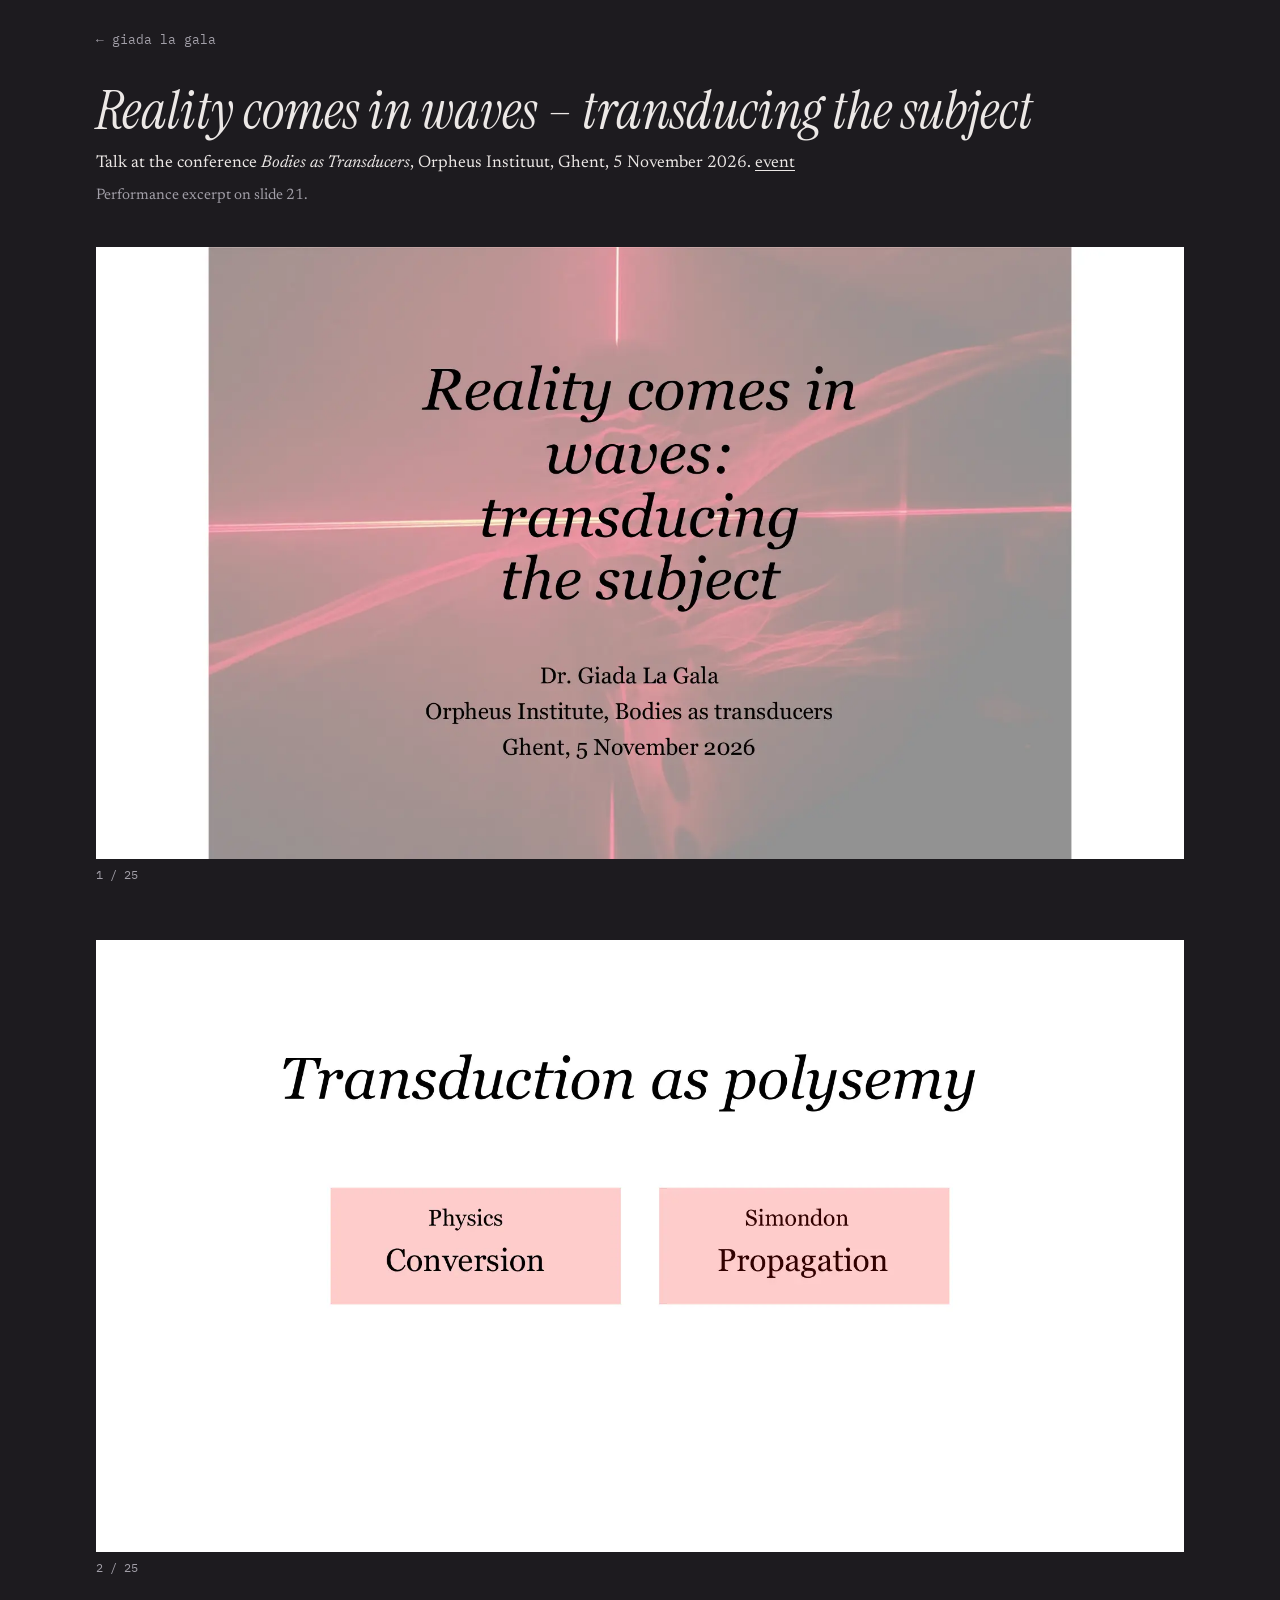
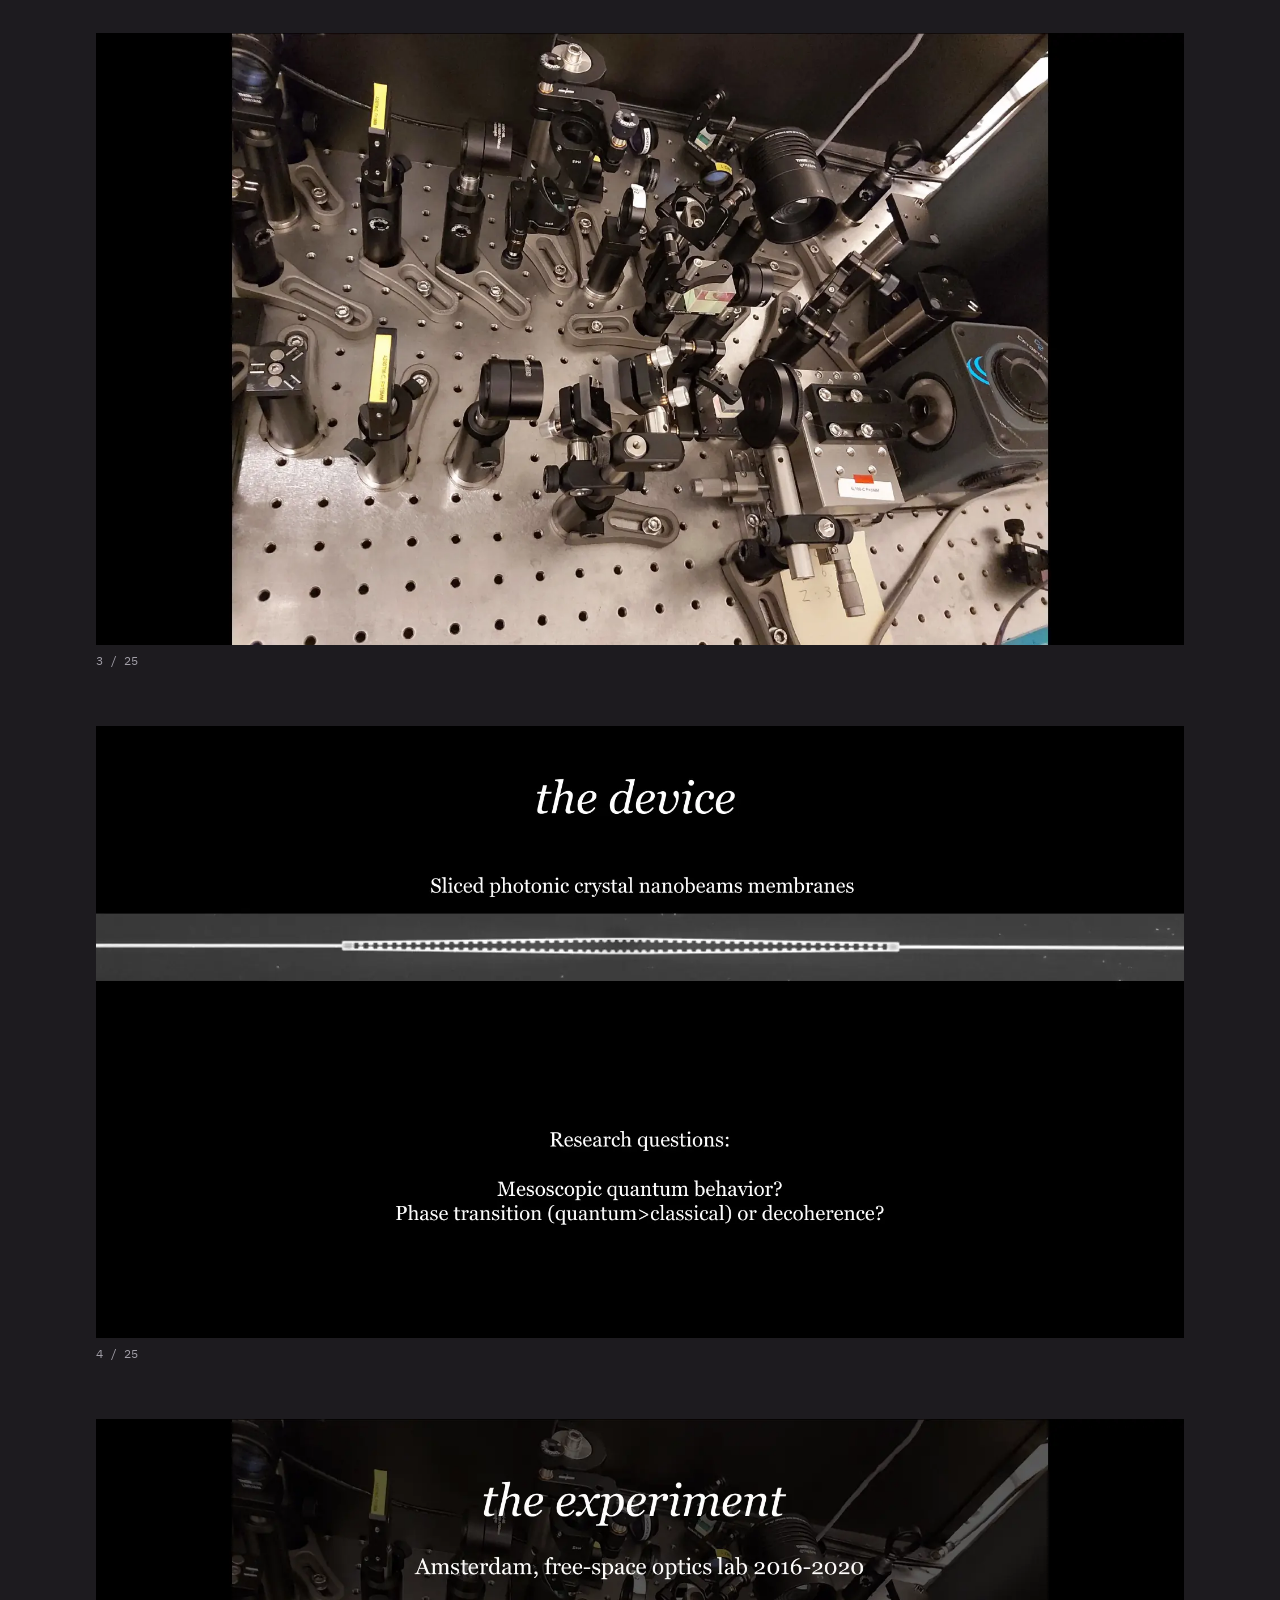
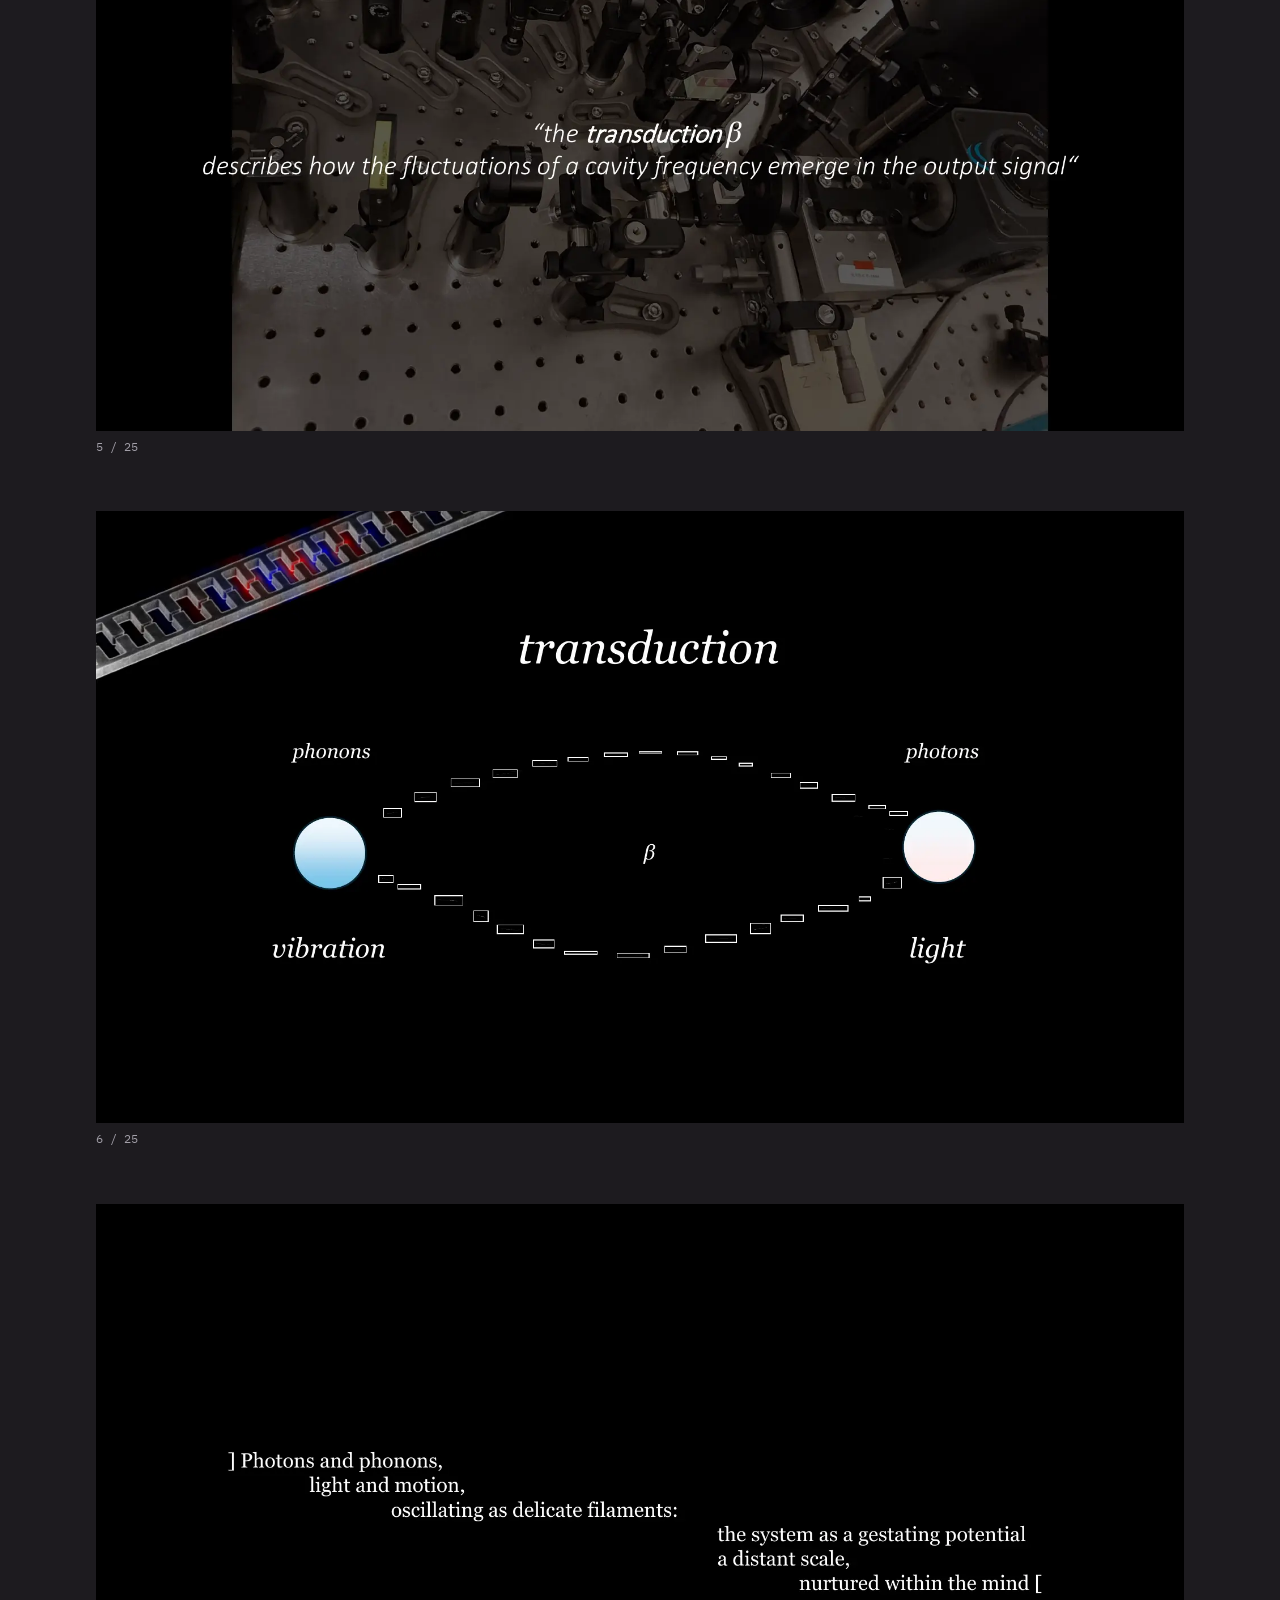
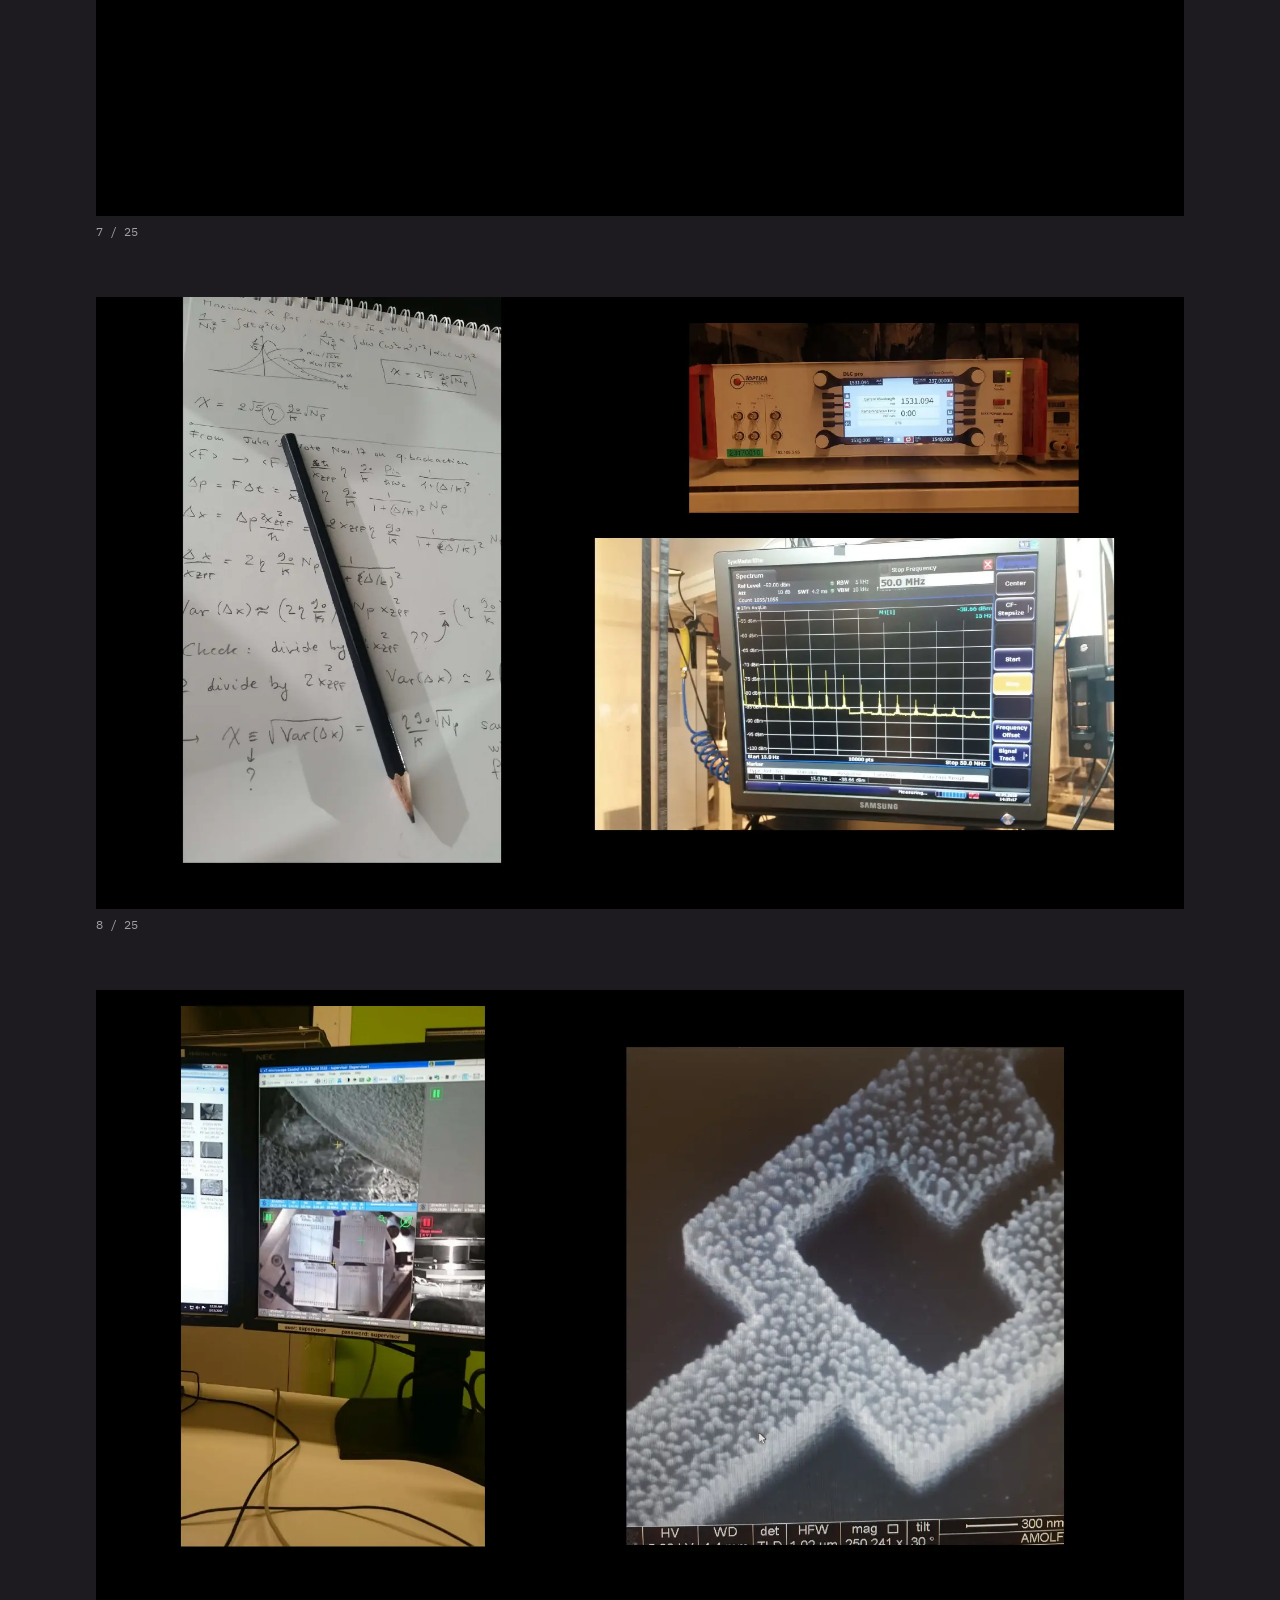
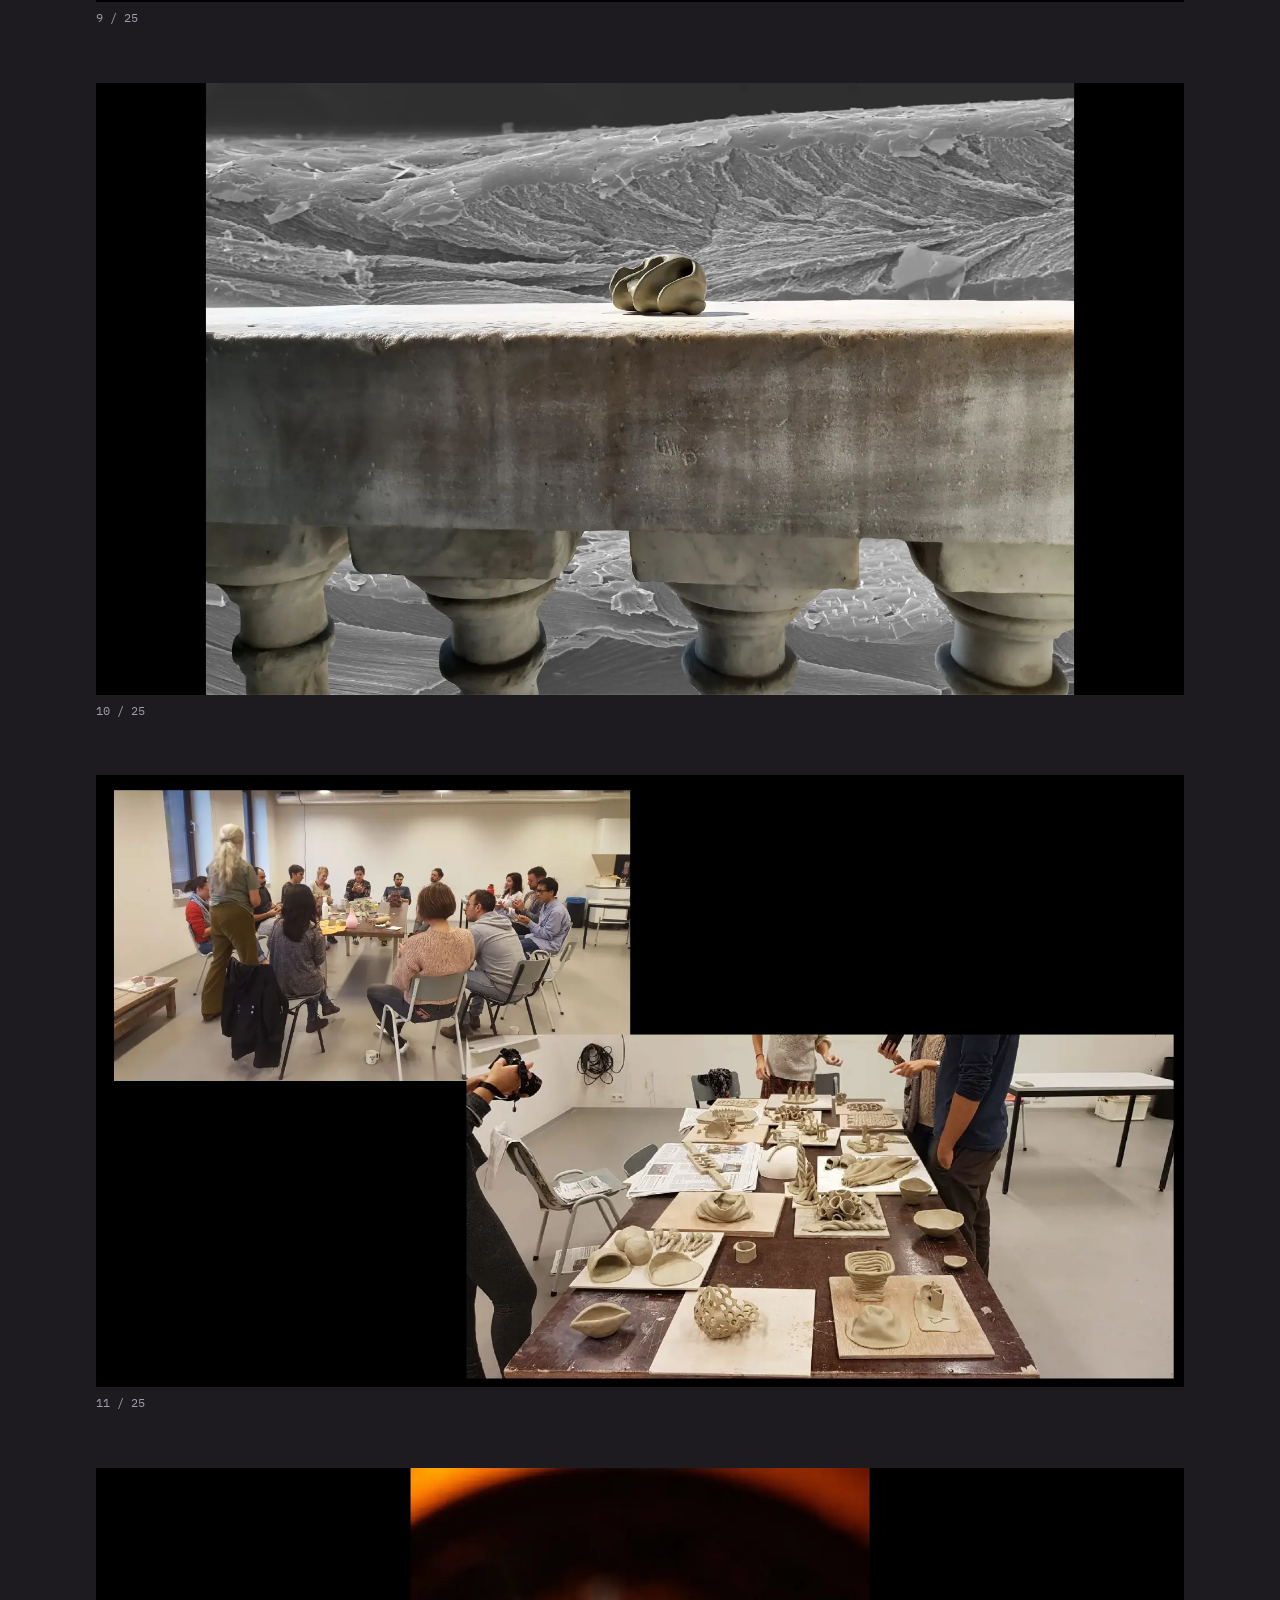
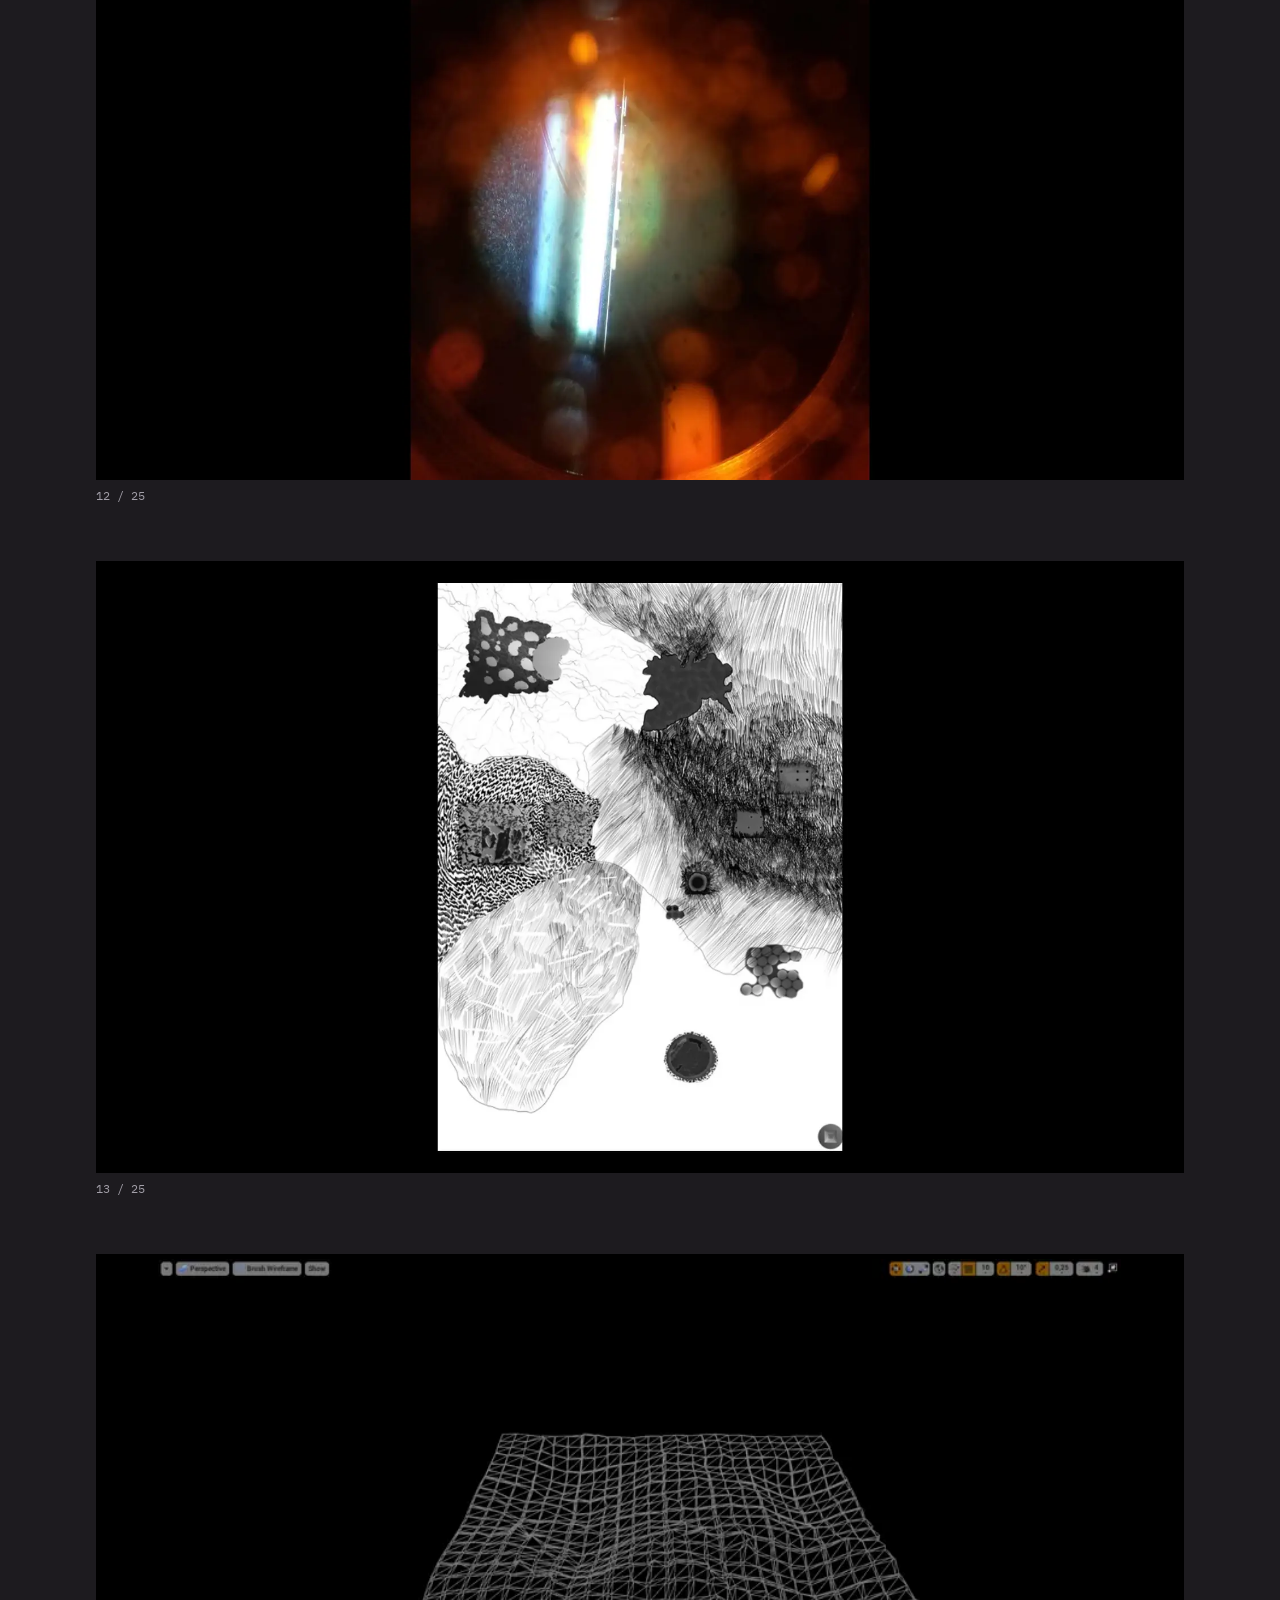
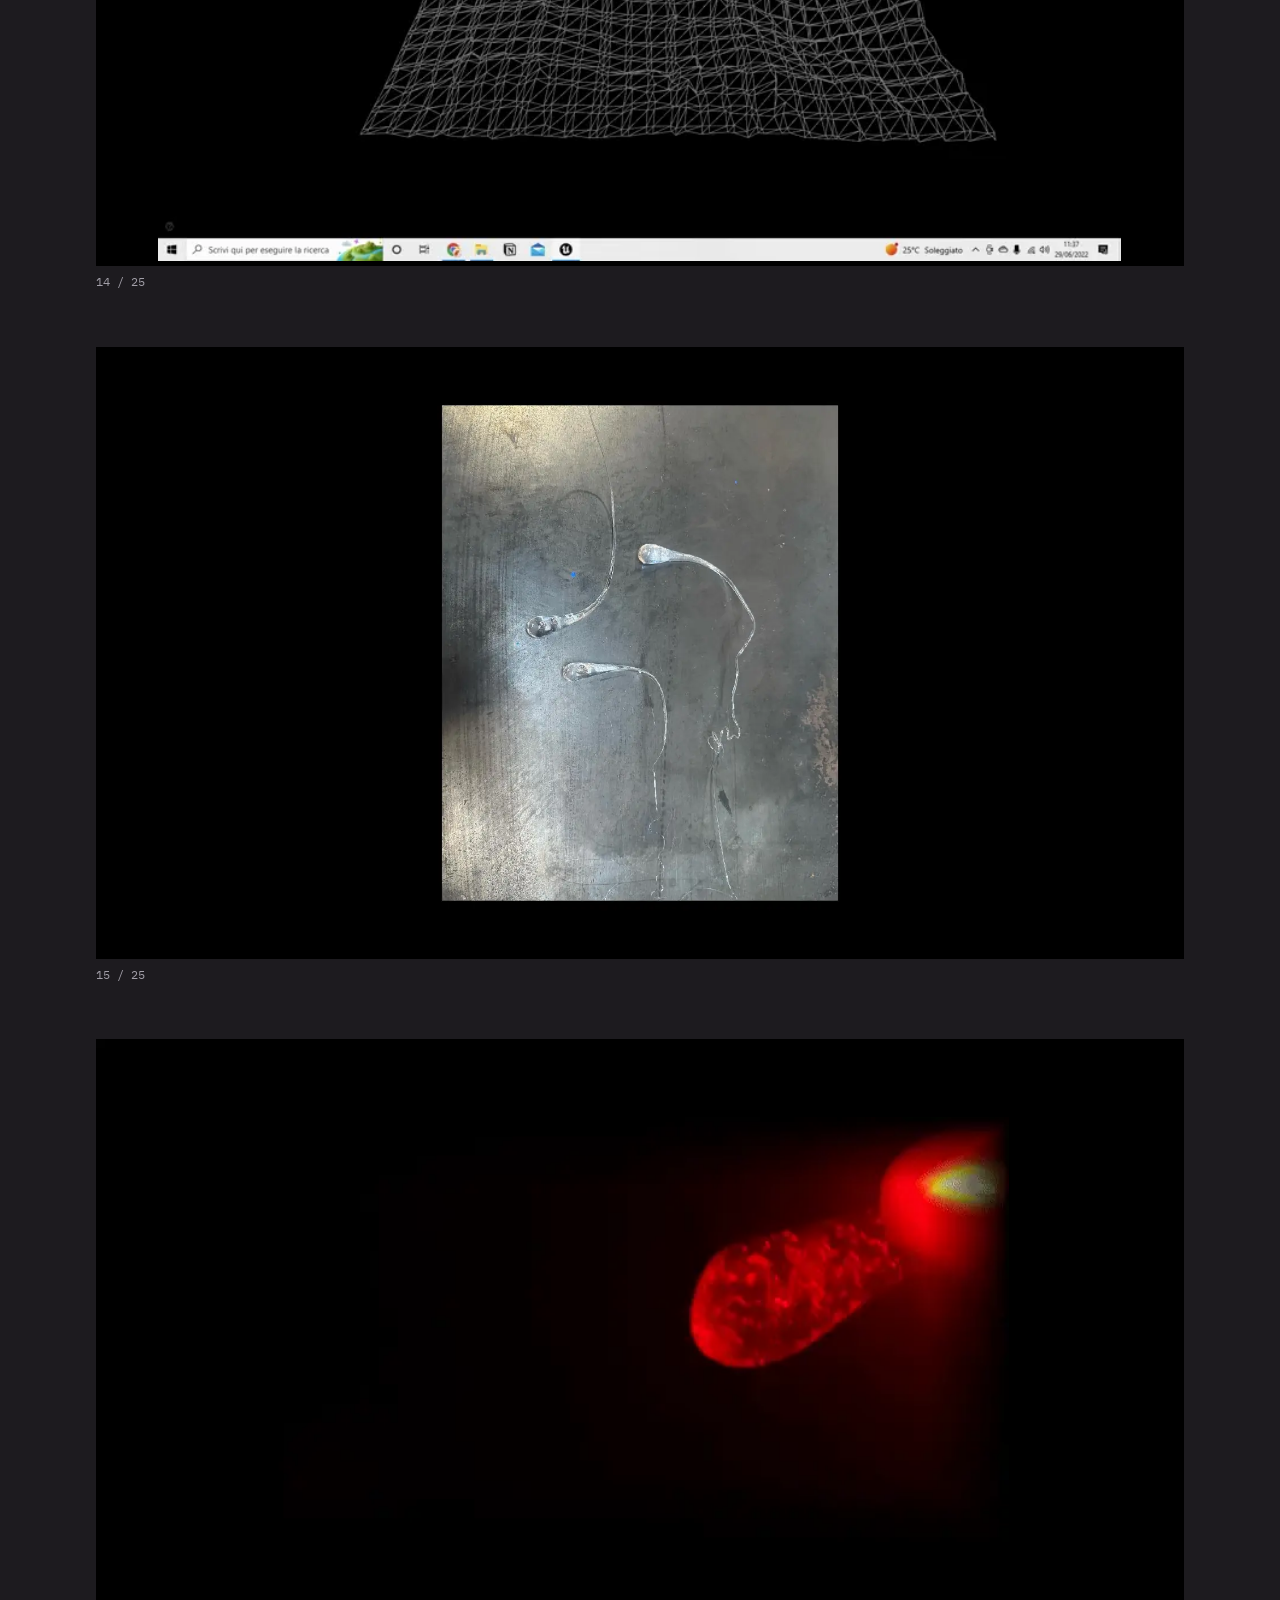
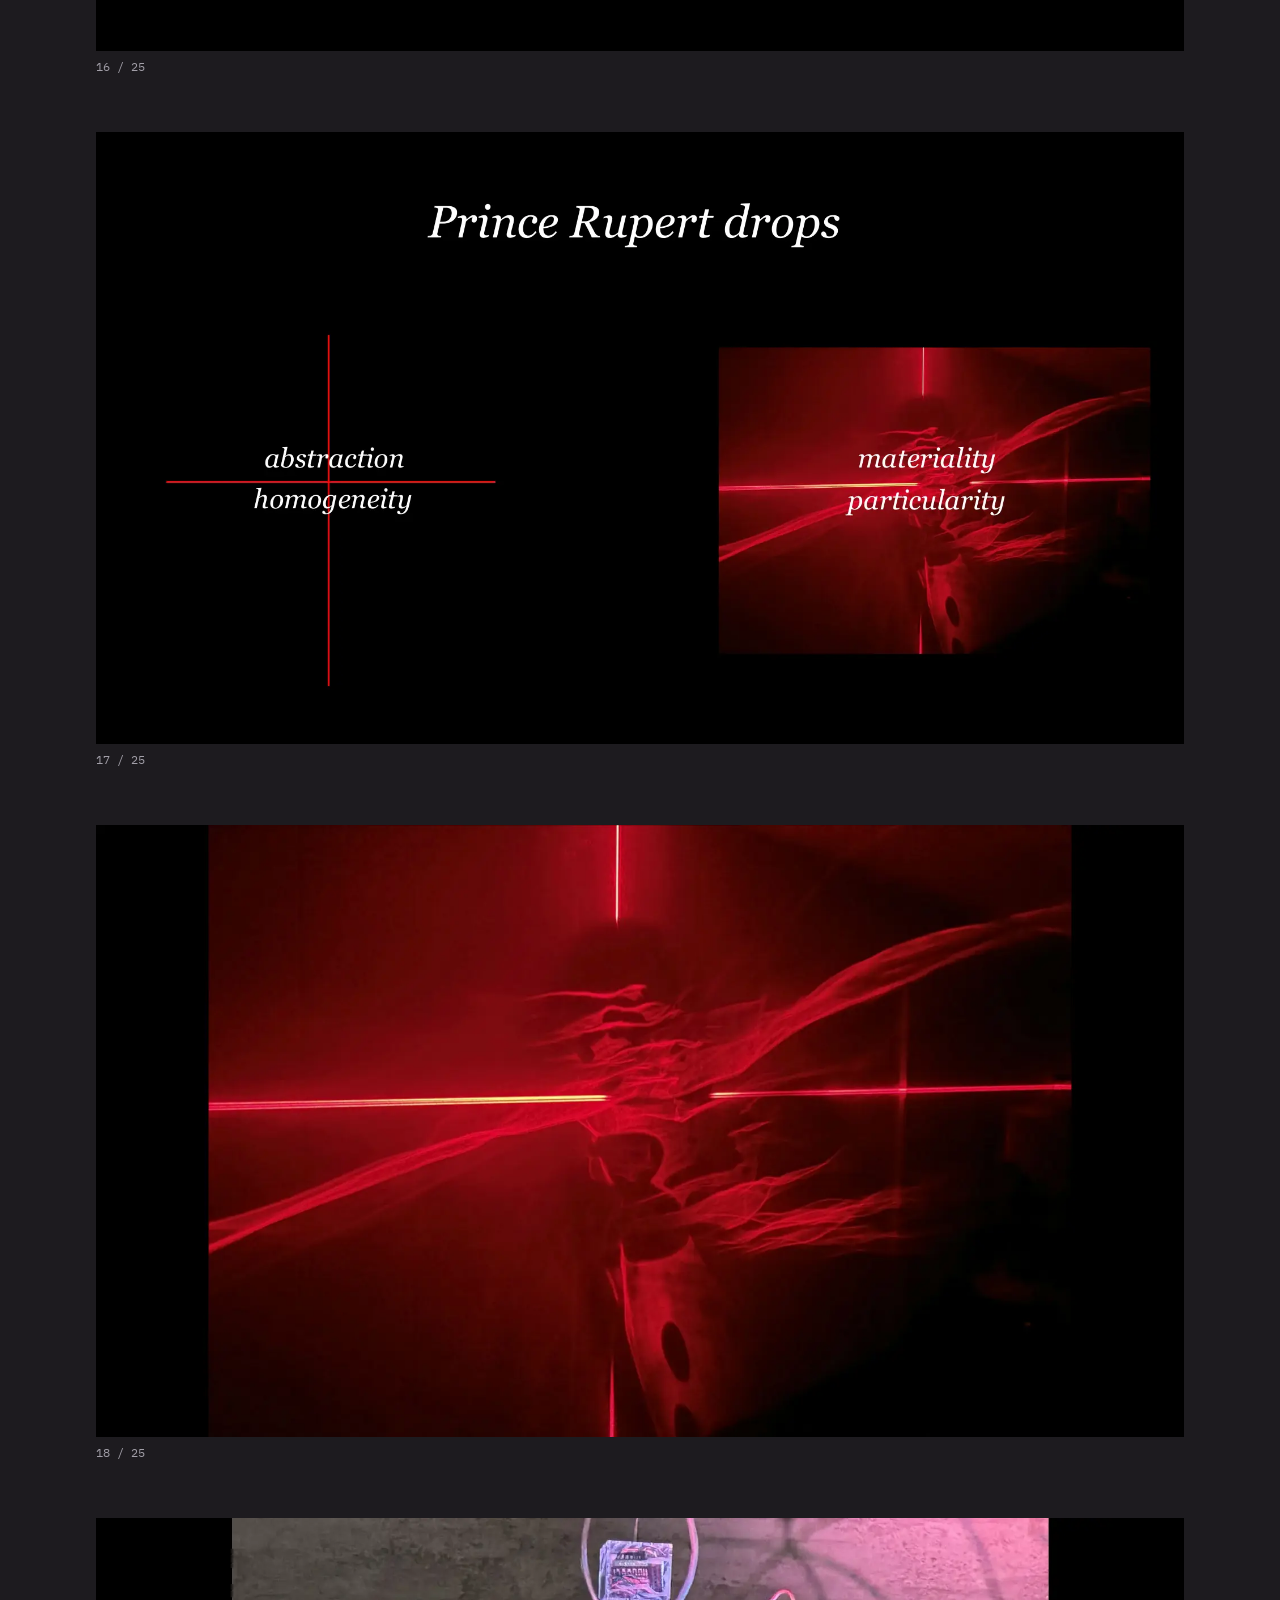
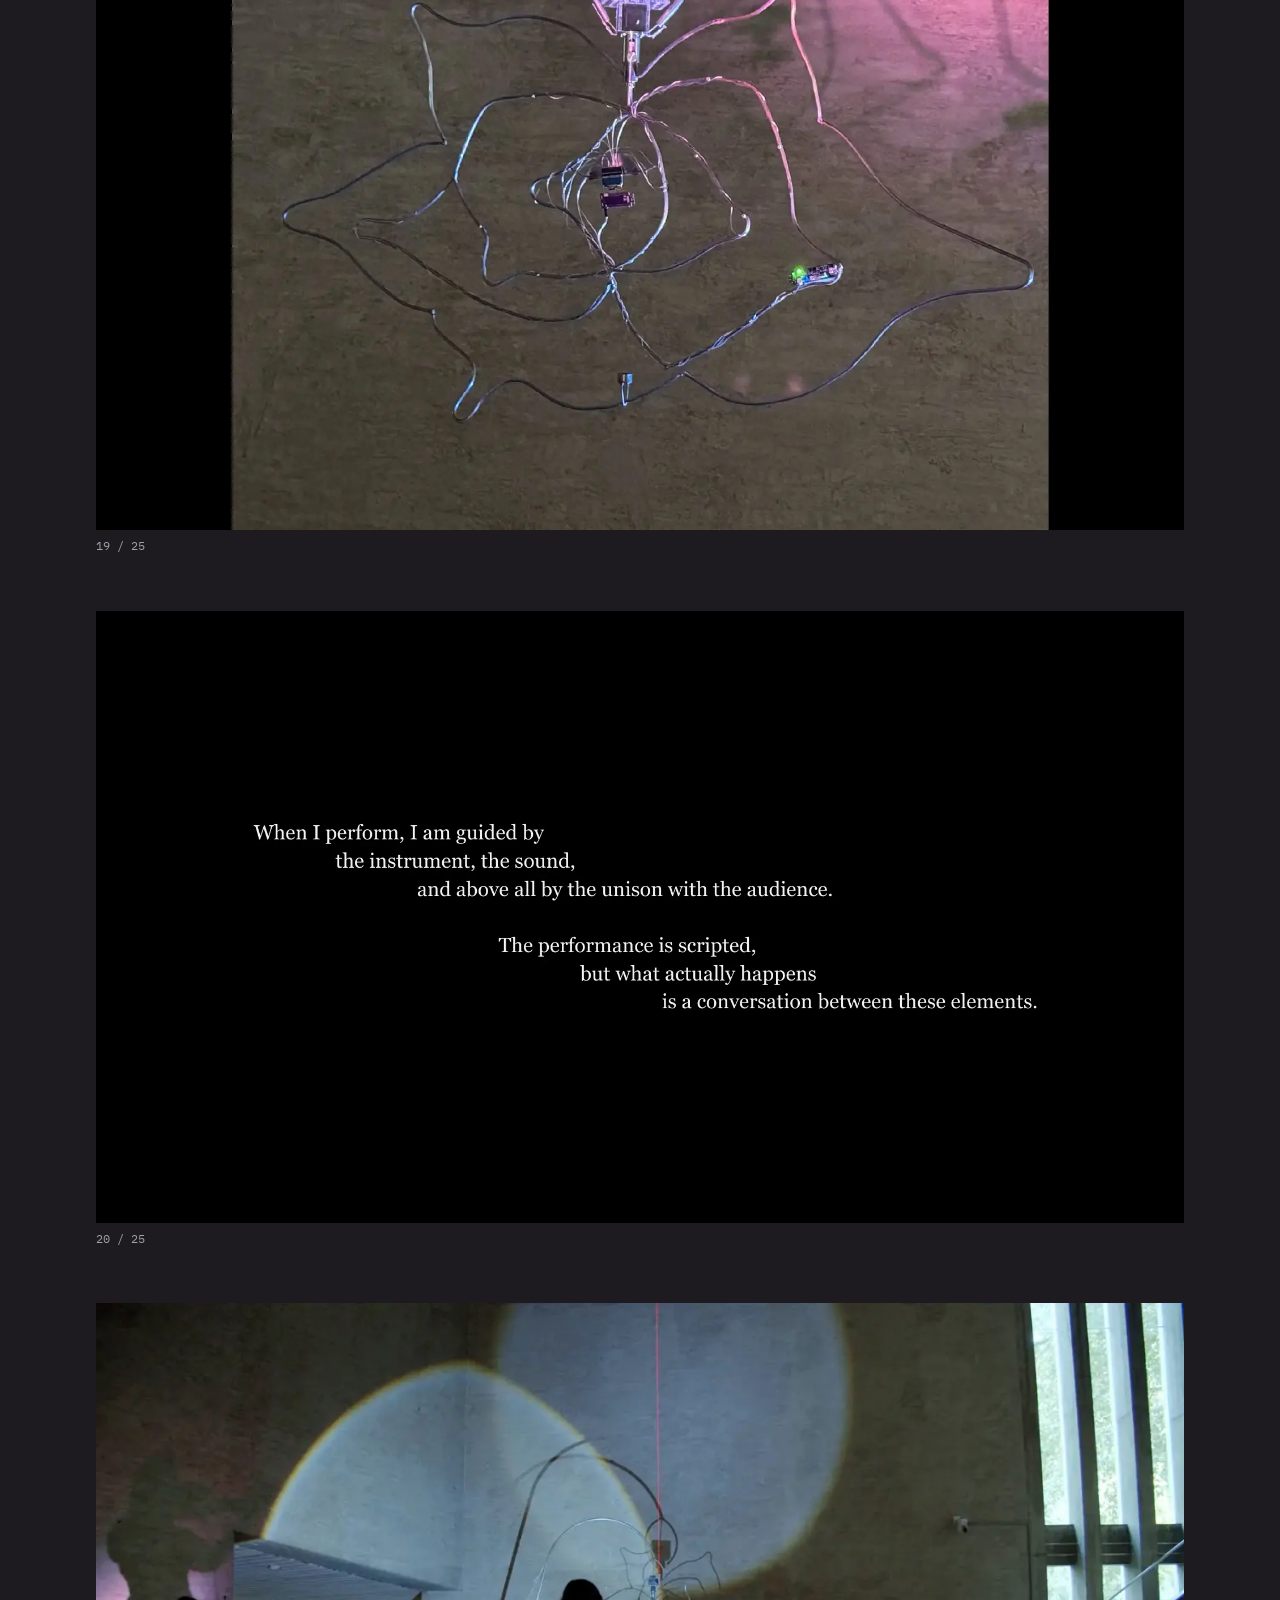
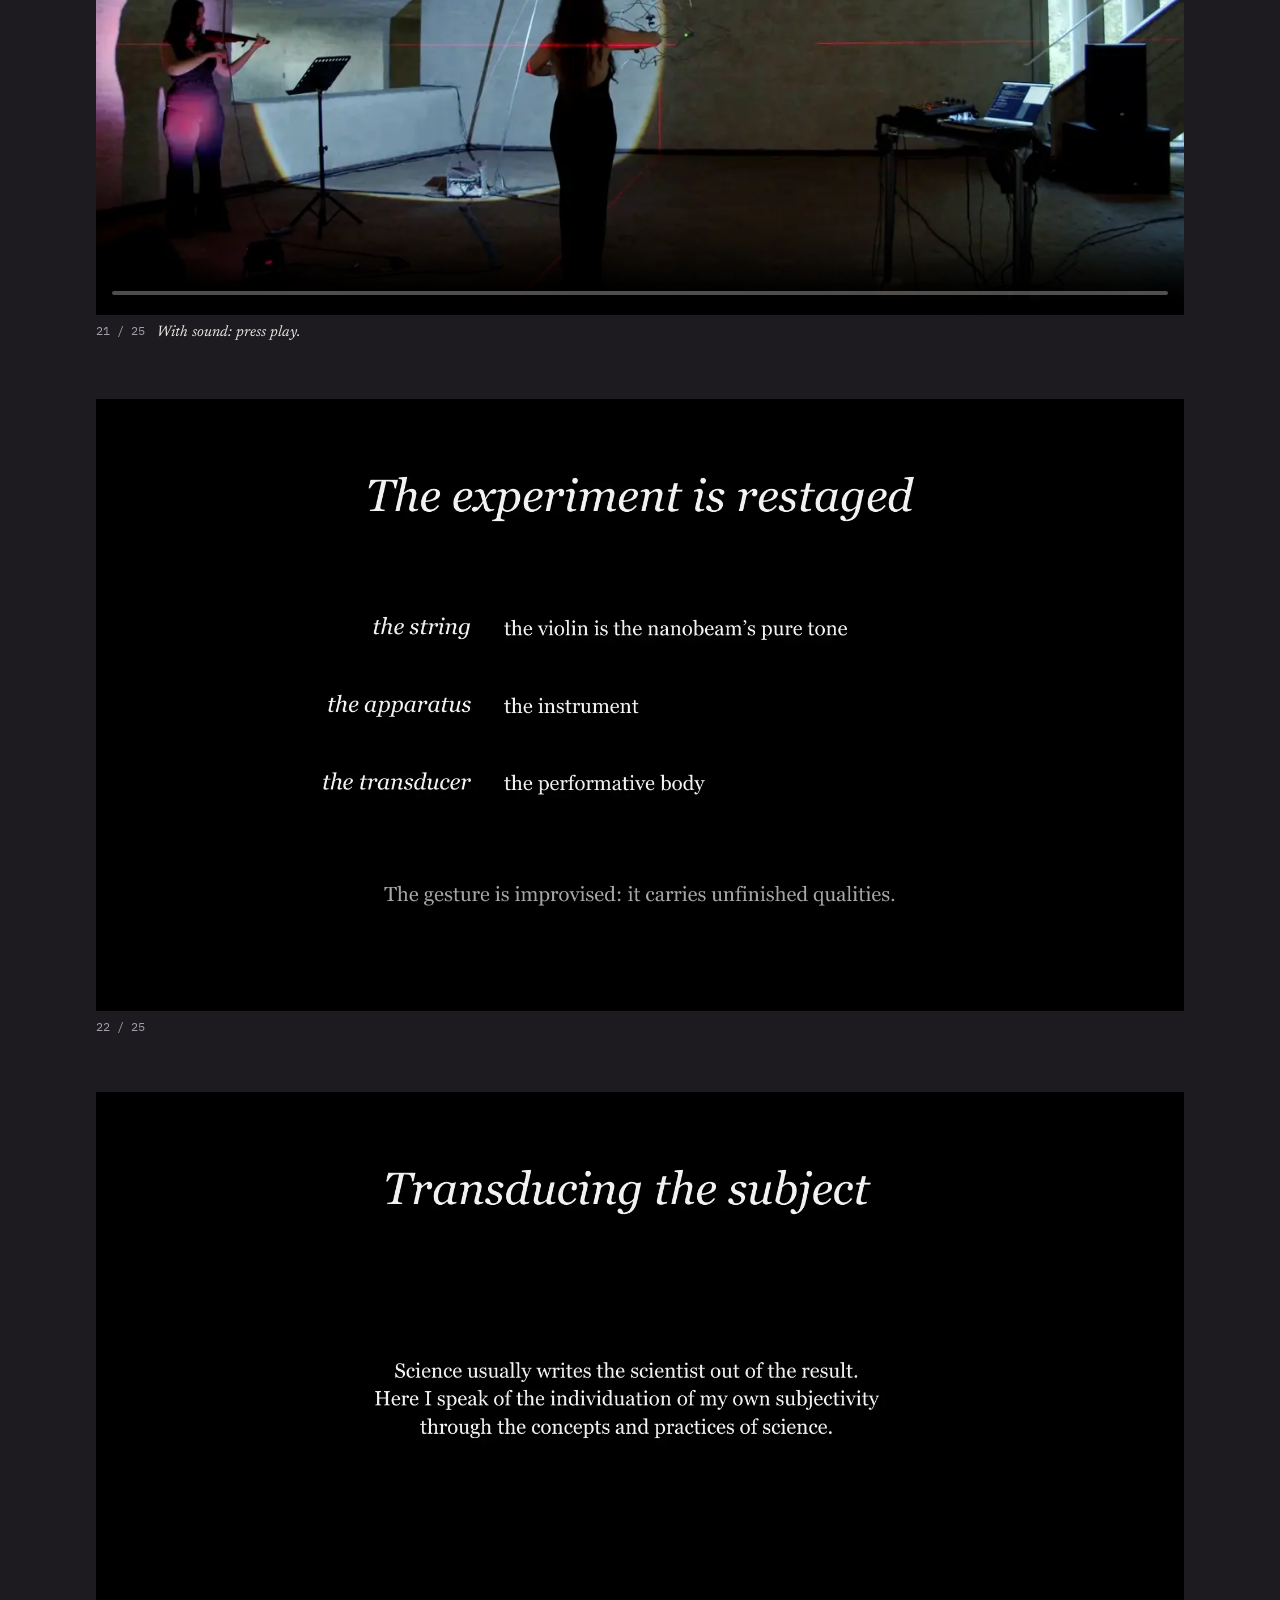
<file: orpheus/index.html>
<!doctype html>
<html lang="en">
<head>
  <meta charset="utf-8">
  <meta name="viewport" content="width=device-width, initial-scale=1">
  <title>Reality comes in waves – transducing the subject · Giada La Gala</title>
  <meta name="description" content="Slides of my talk at Bodies as Transducers, Orpheus Instituut, Ghent, 5 November 2026.">
  <meta name="theme-color" content="#1d1b1f">
  <meta property="og:title" content="Reality comes in waves – transducing the subject">
  <meta property="og:description" content="Slides of my talk at Bodies as Transducers, Orpheus Instituut, Ghent, 5 November 2026.">
  <meta property="og:image" content="https://giadalagala.com/orpheus/slides/slide-01.webp">
  <meta property="og:url" content="https://giadalagala.com/orpheus/">
  <link rel="canonical" href="https://giadalagala.com/orpheus/">
  <link rel="icon" href="../assets/favicon.svg" type="image/svg+xml">
  <style>
@font-face { font-family: "Instrument Serif"; font-style: italic; src: url(../assets/fonts/instrument-serif-latin-400-italic.woff2) format("woff2"); font-display: swap; }
@font-face { font-family: "Newsreader"; src: url(../assets/fonts/newsreader-latin-400-normal.woff2) format("woff2"); font-display: swap; }
@font-face { font-family: "Newsreader"; font-style: italic; src: url(../assets/fonts/newsreader-latin-400-italic.woff2) format("woff2"); font-display: swap; }
@font-face { font-family: "Plex Mono"; src: url(../assets/fonts/ibm-plex-mono-latin-400-normal.woff2) format("woff2"); font-display: swap; }
:root { color-scheme: dark; --bg: #1d1b1f; --ink: #ece8e6; --muted: #a29fa8; --rule: #36333b; --laser: #ff3b2f; }
* { box-sizing: border-box; }
html { background: var(--bg); }
body { margin: 0; background: var(--bg); color: var(--ink); font: 1.0625rem/1.55 Newsreader, Georgia, serif; }
a { color: inherit; text-underline-offset: .2em; }
a:focus-visible, video:focus-visible { outline: 2px solid var(--laser); outline-offset: 3px; }
.skip { position: absolute; left: -999px; top: 8px; background: var(--ink); color: var(--bg); padding: 8px 12px; }
.skip:focus { left: 8px; }
.wrap { max-width: 1120px; margin: 0 auto; padding: 0 16px; }
header { padding: 28px 0 8px; }
.back { font: .8rem/1 "Plex Mono", monospace; color: var(--muted); text-decoration: none; }
.back:hover { color: var(--ink); }
h1 { font: italic 400 clamp(2rem, 6vw, 3.4rem)/1.05 "Instrument Serif", Georgia, serif; margin: 28px 0 12px; }
.when { margin: 0 0 6px; }
.note { margin: 0; color: var(--muted); font-size: .95rem; }
ol { list-style: none; margin: 32px 0 0; padding: 0; display: grid; gap: clamp(28px, 6vw, 56px); }
figure { margin: 0; }
.frame { position: relative; aspect-ratio: 16 / 9; background: #000; overflow: hidden; }
.frame > img { display: block; width: 100%; height: 100%; }
.frame video { position: absolute; display: block; object-fit: contain; background: #000; }
figcaption { margin-top: 8px; font: .75rem/1.4 "Plex Mono", monospace; color: var(--muted); display: flex; gap: 12px; }
figcaption em { font: italic .95rem/1.3 Newsreader, Georgia, serif; color: var(--ink); }
figure.paused figcaption::after { content: "paused"; }
footer { margin: 56px 0 40px; padding-top: 16px; border-top: 1px solid var(--rule); font-size: .95rem; color: var(--muted); }
</style>
</head>
<body>
<!-- GENERATED by tools/build_talk.py. Edit that script, not this file. -->
<a class="skip" href="#slides">Skip to the slides</a>
<div class="wrap">
<header>
  <a class="back" href="../">← giada la gala</a>
  <h1>Reality comes in waves – transducing the subject</h1>
  <p class="when">Talk at the conference <em>Bodies as Transducers</em>, Orpheus Instituut, Ghent, 5 November 2026. <a href="https://orpheusinstituut.be/nl/events/bodies-as-transducers">event</a></p>
  <p class="note">Performance excerpt on slide 21.</p>
</header>
<main>
<ol id="slides">
  <li id="slide-1">
    <figure>
      <div class="frame">
      <img src="slides/slide-01.webp" width="1920" height="1080" alt="Reality comes in waves: transducing the subject. Dr. Giada La Gala. Orpheus Institute, Bodies as transducers. Ghent, 5 November 2026. The title is set over a photo of red laser light.">
      </div>
      <figcaption><span>1 / 25</span></figcaption>
    </figure>
  </li>
  <li id="slide-2">
    <figure>
      <div class="frame">
      <img src="slides/slide-02.webp" width="1920" height="1080" alt="Transduction as polysemy. Physics: conversion. Simondon: propagation." loading="lazy">
      </div>
      <figcaption><span>2 / 25</span></figcaption>
    </figure>
  </li>
  <li id="slide-3">
    <figure>
      <div class="frame">
      <img src="slides/slide-03.webp" width="1920" height="1080" alt="An optical table in the lab, crowded with mirrors, lenses and mounts." loading="lazy">
      </div>
      <figcaption><span>3 / 25</span></figcaption>
    </figure>
  </li>
  <li id="slide-4">
    <figure>
      <div class="frame">
      <img src="slides/slide-04.webp" width="1920" height="1080" alt="The device: sliced photonic crystal nanobeam membranes, shown as a long thin beam. Research questions: mesoscopic quantum behavior? Phase transition (quantum to classical) or decoherence?" loading="lazy">
      </div>
      <figcaption><span>4 / 25</span></figcaption>
    </figure>
  </li>
  <li id="slide-5">
    <figure>
      <div class="frame">
      <img src="slides/slide-05.webp" width="1920" height="1080" alt="The experiment. Amsterdam, free-space optics lab 2016–2020. “The transduction β describes how the fluctuations of a cavity frequency emerge in the output signal.” Over a dimmed photo of the optical table." loading="lazy">
      </div>
      <figcaption><span>5 / 25</span></figcaption>
    </figure>
  </li>
  <li id="slide-6">
    <figure>
      <div class="frame">
      <img src="slides/slide-06.webp" width="1920" height="1080" alt="Transduction: phonons (vibration) and photons (light), two spheres joined by a dashed loop marked β." loading="lazy">
      </div>
      <figcaption><span>6 / 25</span></figcaption>
    </figure>
  </li>
  <li id="slide-7">
    <figure>
      <div class="frame">
      <img src="slides/slide-07.webp" width="1920" height="1080" alt="] Photons and phonons, light and motion, oscillating as delicate filaments: the system as a gestating potential, a distant scale, nurtured within the mind [" loading="lazy">
      </div>
      <figcaption><span>7 / 25</span></figcaption>
    </figure>
  </li>
  <li id="slide-8">
    <figure>
      <div class="frame">
      <img src="slides/slide-08.webp" width="1920" height="1080" alt="Lab work: handwritten calculations with a pencil, a laser controller, and the screen of a spectrum analyser." loading="lazy">
      </div>
      <figcaption><span>8 / 25</span></figcaption>
    </figure>
  </li>
  <li id="slide-9">
    <figure>
      <div class="frame">
      <img src="slides/slide-09.webp" width="1920" height="1080" alt="A microscope workstation, and an electron-microscope image of a nanostructure covered in tiny grains (300 nm scale bar)." loading="lazy">
      </div>
      <figcaption><span>9 / 25</span></figcaption>
    </figure>
  </li>
  <li id="slide-10">
    <figure>
      <div class="frame">
      <img src="slides/slide-10.webp" width="1920" height="1080" alt="A small rounded sculpture resting on a stone balustrade." loading="lazy">
      </div>
      <figcaption><span>10 / 25</span></figcaption>
    </figure>
  </li>
  <li id="slide-11">
    <figure>
      <div class="frame">
      <img src="slides/slide-11.webp" width="1920" height="1080" alt="A group in conversation around tables, and a long table covered with clay objects." loading="lazy">
      </div>
      <figcaption><span>11 / 25</span></figcaption>
    </figure>
  </li>
  <li id="slide-12">
    <figure>
      <div class="frame">
      <img src="slides/slide-12.webp" width="1920" height="1080" alt="A blurred, glowing light in orange, white and blue." loading="lazy">
      </div>
      <figcaption><span>12 / 25</span></figcaption>
    </figure>
  </li>
  <li id="slide-13">
    <figure>
      <div class="frame">
      <img src="slides/slide-13.webp" width="1920" height="1080" alt="A black-and-white drawing of textured, overlapping shapes." loading="lazy">
      </div>
      <figcaption><span>13 / 25</span></figcaption>
    </figure>
  </li>
  <li id="slide-14">
    <figure>
      <div class="frame">
      <img src="slides/slide-14.webp" width="1920" height="1080" alt="" loading="lazy">
      <video data-loop src="media/slide-14-mesh.mp4" poster="media/slide-14-poster.webp" style="left:5.724%;top:0.804%;width:88.553%;height:98.392%" muted loop playsinline controls preload="none" aria-label="A wireframe mesh, in motion, that rises and folds into a rugged white landscape."></video>
      </div>
      <figcaption><span>14 / 25</span></figcaption>
    </figure>
  </li>
  <li id="slide-15">
    <figure>
      <div class="frame">
      <img src="slides/slide-15.webp" width="1920" height="1080" alt="Glass drops with long thin tails lying on a metal surface." loading="lazy">
      </div>
      <figcaption><span>15 / 25</span></figcaption>
    </figure>
  </li>
  <li id="slide-16">
    <figure>
      <div class="frame">
      <img src="slides/slide-16.webp" width="1920" height="1080" alt="" loading="lazy">
      <video data-loop src="media/slide-16-drops.mp4" poster="media/slide-16-poster.webp" style="left:13.711%;top:12.706%;width:70.241%;height:70.241%" muted loop playsinline controls preload="none" aria-label="Red laser light in the dark, passing through a glass drop held in the hand, in motion."></video>
      </div>
      <figcaption><span>16 / 25</span></figcaption>
    </figure>
  </li>
  <li id="slide-17">
    <figure>
      <div class="frame">
      <img src="slides/slide-17.webp" width="1920" height="1080" alt="Prince Rupert drops. Left, a red cross of lines: abstraction, homogeneity. Right, a red light pattern: materiality, particularity." loading="lazy">
      </div>
      <figcaption><span>17 / 25</span></figcaption>
    </figure>
  </li>
  <li id="slide-18">
    <figure>
      <div class="frame">
      <img src="slides/slide-18.webp" width="1920" height="1080" alt="Red laser light diffracted into glowing ribbons around two crossing red lines." loading="lazy">
      </div>
      <figcaption><span>18 / 25</span></figcaption>
    </figure>
  </li>
  <li id="slide-19">
    <figure>
      <div class="frame">
      <img src="slides/slide-19.webp" width="1920" height="1080" alt="The instrument on the floor: wires drawn in loops around a small electronics box." loading="lazy">
      </div>
      <figcaption><span>19 / 25</span></figcaption>
    </figure>
  </li>
  <li id="slide-20">
    <figure>
      <div class="frame">
      <img src="slides/slide-20.webp" width="1920" height="1080" alt="When I perform, I am guided by the instrument, the sound, and above all by the unison with the audience. The performance is scripted, but what actually happens is a conversation between these elements." loading="lazy">
      </div>
      <figcaption><span>20 / 25</span></figcaption>
    </figure>
  </li>
  <li id="slide-21">
    <figure>
      <div class="frame">
      <video data-sound src="media/slide-21-performance.mp4" poster="media/slide-21-poster.webp" style="left:0%;top:0%;width:100%;height:100%" controls playsinline preload="none" aria-label="Performance excerpt, with sound: in a hall, I perform with the instrument next to a violinist, while circles of light and drawings are projected on the wall around me."></video>
      </div>
      <figcaption><span>21 / 25</span> <em>With sound: press play.</em></figcaption>
    </figure>
  </li>
  <li id="slide-22">
    <figure>
      <div class="frame">
      <img src="slides/slide-22.webp" width="1920" height="1080" alt="The experiment is restaged. The string: the violin is the nanobeam’s pure tone. The apparatus: the instrument. The transducer: the performative body. The gesture is improvised: it carries unfinished qualities." loading="lazy">
      </div>
      <figcaption><span>22 / 25</span></figcaption>
    </figure>
  </li>
  <li id="slide-23">
    <figure>
      <div class="frame">
      <img src="slides/slide-23.webp" width="1920" height="1080" alt="Transducing the subject. Science usually writes the scientist out of the result. Here I speak of the individuation of my own subjectivity through the concepts and practices of science." loading="lazy">
      </div>
      <figcaption><span>23 / 25</span></figcaption>
    </figure>
  </li>
  <li id="slide-24">
    <figure>
      <div class="frame">
      <img src="slides/slide-24.webp" width="1920" height="1080" alt="Nanoscale → body → collective. Gestures reach the audience, imprinted with the memory of another scale. The abstraction is dressed by material individuation." loading="lazy">
      </div>
      <figcaption><span>24 / 25</span></figcaption>
    </figure>
  </li>
  <li id="slide-25">
    <figure>
      <div class="frame">
      <img src="slides/slide-25.webp" width="1920" height="1080" alt="“Affectivity and perception integrate themselves in emotion and in science, both of which suppose the making use of new dimensions.” Gilbert Simondon, “The Position of the Problem of Ontogenesis”." loading="lazy">
      </div>
      <figcaption><span>25 / 25</span></figcaption>
    </figure>
  </li>
</ol>
</main>
<footer><a href="../">← back to giadalagala.com</a></footer>
</div>
<script>
const calm = matchMedia("(prefers-reduced-motion: reduce)").matches;
// silent loops: like the GIFs in the deck, they play by themselves while on screen; click / Enter / Space pauses
document.querySelectorAll("video[data-loop]").forEach(v => {
  if (calm) return; // reduced motion: keep the native controls, never autoplay
  v.controls = false;
  v.tabIndex = 0;
  v.setAttribute("aria-label", v.getAttribute("aria-label") + " Press Enter to pause or play.");
  let userPaused = false;
  const fig = v.closest("figure");
  const toggle = () => {
    userPaused = !v.paused;
    userPaused ? v.pause() : v.play().catch(() => {});
    fig.classList.toggle("paused", userPaused);
  };
  v.addEventListener("click", toggle);
  v.addEventListener("keydown", e => { if (e.key === "Enter" || e.key === " ") { e.preventDefault(); toggle(); } });
  new IntersectionObserver(([e]) => {
    if (e.isIntersecting) { if (!userPaused) v.play().catch(() => {}); }
    else v.pause();
  }, { rootMargin: "200px 0px" }).observe(v);
});
// the video with sound plays only when pressed; it stops when scrolled away
document.querySelectorAll("video[data-sound]").forEach(v => {
  new IntersectionObserver(([e]) => { if (!e.isIntersecting) v.pause(); }).observe(v);
});
</script>
</body>
</html>
</file>
<file: style.css>
/* ---------- fonts (self-hosted, latin subset) ---------- */
@font-face { font-family: "Instrument Serif"; src: url(assets/fonts/instrument-serif-latin-400-normal.woff2) format("woff2"); font-display: swap; }
@font-face { font-family: "Instrument Serif"; font-style: italic; src: url(assets/fonts/instrument-serif-latin-400-italic.woff2) format("woff2"); font-display: swap; }
@font-face { font-family: "Newsreader"; src: url(assets/fonts/newsreader-latin-400-normal.woff2) format("woff2"); font-display: swap; }
@font-face { font-family: "Newsreader"; font-style: italic; src: url(assets/fonts/newsreader-latin-400-italic.woff2) format("woff2"); font-display: swap; }
@font-face { font-family: "Plex Mono"; src: url(assets/fonts/ibm-plex-mono-latin-400-normal.woff2) format("woff2"); font-display: swap; }

/* ---------- tokens ---------- */
:root {
  /* laser lines, by wavelength */
  --l633: #e8322a;  /* HeNe red */
  --l589: #e39a14;  /* sodium amber */
  --l532: #2fa84f;  /* frequency-doubled green */
  --l473: #2f6fe0;  /* blue */
  --l405: #7b4ae2;  /* violet */
  --laser: var(--l633);
  /* one wavelength per facet, in page order from red to violet */
  --scicomm: var(--l633);
  --art: var(--l589);
  --physics: var(--l532);
  --writing: var(--l473);
  --collectives: var(--l405);

  /* one dark look (Giada's choice, 24 Oct 2026) */
  --bg: #121010;
  --ink: #ece6dd;
  --muted: #9a9087;
  --rule: #2c2724;
  --card: #1c1917;

  --display: "Instrument Serif", "Times New Roman", serif;
  --serif: "Newsreader", Georgia, serif;
  --mono: "Plex Mono", ui-monospace, "SFMono-Regular", Menlo, monospace;

  --gutter: clamp(16px, 4vw, 48px);
  --ease: cubic-bezier(.2, .7, .2, 1);
  color-scheme: dark;
  --hero-dim: .55;                    /* photo opacity over the background */
  --hero-fade: rgba(18,16,16,.85);    /* gradient behind the name */
}
/* graphite (Giada's choice, 24 Oct 2026): neutral dark grey with a whisper of cool violet.
   `darkness: 1` (almost black) … `5` (soft charcoal) in content.md. All levels pass AA (labels >= 5.1:1). */
:root[data-mood="graphite"] { --ink: #ece8e6; --muted: #a29fa8; --hero-dim: .82; }
:root[data-mood="graphite"][data-darkness="1"] { --bg: #0e0d0f; --card: #19181b; --rule: #27252a; --hero-fade: rgba(14,13,15,.88); }
:root[data-mood="graphite"][data-darkness="2"] { --bg: #151417; --card: #201f23; --rule: #2e2c32; --hero-fade: rgba(21,20,23,.88); }
:root[data-mood="graphite"][data-darkness="3"] { --bg: #1d1b1f; --card: #28262c; --rule: #36333b; --hero-fade: rgba(29,27,31,.88); }
:root[data-mood="graphite"][data-darkness="4"] { --bg: #252429; --card: #312e35; --rule: #3e3b44; --hero-fade: rgba(37,36,41,.88); }
:root[data-mood="graphite"][data-darkness="5"] { --bg: #2f2d34; --card: #3b3840; --rule: #48454f; --hero-fade: rgba(47,45,52,.88); }
/* softer plum mood (tried 24 Oct 2026); `mood: black` restores the original black look */
:root[data-mood="plum"] {
  --bg: #1a1420;
  --card: #241c2b;
  --rule: #352a3d;
  --muted: #a597a8;
  --hero-dim: .82;
  --hero-fade: rgba(26,20,32,.88);
}

/* ---------- base ---------- */
*, *::before, *::after { box-sizing: border-box; }
* { margin: 0; }
html { scroll-behavior: smooth; -webkit-text-size-adjust: 100%; }
body {
  background: var(--bg);
  color: var(--ink);
  font: 18px/1.55 var(--serif);
  -webkit-font-smoothing: antialiased;
  overflow-x: hidden;
}
img, video { display: block; max-width: 100%; height: auto; }
a { color: inherit; text-decoration-thickness: 1px; text-underline-offset: .18em; }
a:hover { text-decoration-color: var(--c, var(--laser)); }
/* visually hidden, still read by screen readers */
.sr { position: absolute; width: 1px; height: 1px; overflow: hidden; clip: rect(0 0 0 0); white-space: nowrap; }
:focus-visible { outline: 2px solid var(--c, var(--laser)); outline-offset: 3px; }
small { font: 12px/1.4 var(--mono); letter-spacing: .04em; color: var(--muted); }
cite { font-style: italic; }
h2 { font: 400 clamp(40px, 6vw, 72px)/1 var(--display); letter-spacing: -.01em; }

.skip { position: absolute; left: -999px; top: 8px; background: var(--ink); color: var(--bg); padding: 8px 12px; z-index: 100; }
.skip:focus { left: 8px; }

/* ---------- top bar ---------- */
.bar {
  position: fixed; inset: 0 0 auto 0; z-index: 50;
  display: flex; align-items: center; justify-content: space-between; gap: 12px;
  padding: 12px var(--gutter);
  font: 13px/1 var(--mono); letter-spacing: .04em;
  color: #f1ece4;
  mix-blend-mode: difference;
}
.bar a { text-decoration: none; }
.bar-now { display: flex; align-items: center; gap: 8px; opacity: 0; transition: opacity .3s; white-space: nowrap; overflow: hidden; }
.bar-now.on { opacity: 1; }
.bar-now i { width: 7px; height: 7px; border-radius: 50%; background: currentColor; }
.bar-menu { text-decoration: none; font: inherit; color: inherit; background: none; border: 1px solid currentColor; border-radius: 99px; padding: 7px 14px; cursor: pointer; }

/* ---------- overlay menu ---------- */
.menu {
  position: fixed; inset: 0; z-index: 40;
  background: color-mix(in srgb, #121010 88%, transparent);
  -webkit-backdrop-filter: blur(14px); backdrop-filter: blur(14px);
  color: #ece6dd;
  display: flex; flex-direction: column; justify-content: space-between;
  padding: 80px var(--gutter) 32px;
  overflow-y: auto;
}
.menu[hidden] { display: none; }
.menu ol { list-style: none; padding: 0; }
.menu li { opacity: 0; transform: translateY(10px); animation: rise .5s var(--ease) forwards; animation-delay: calc(var(--i, 0) * 45ms); }
.menu a {
  display: flex; align-items: baseline; gap: 16px;
  font: 400 clamp(34px, 7vw, 64px)/1.15 var(--display);
  text-decoration: none;
}
.menu a small { width: 5.5em; flex: none; color: color-mix(in srgb, var(--c, #9a9087) 55%, #ece6dd); }
.menu a:hover { color: var(--c, #fff); font-style: italic; }
.menu blockquote { max-width: 34em; margin-top: 40px; font-style: italic; color: #b8aea4; }
.menu blockquote footer { font: 12px var(--mono); margin-top: 6px; font-style: normal; }
@keyframes rise { to { opacity: 1; transform: none; } }

/* ---------- hero ---------- */
.hero {
  position: relative; height: 100svh; min-height: 480px;
  overflow: hidden; background: var(--bg); color: #f1ece4;
  display: grid; align-items: end;
}
.hero picture, .hero picture img { position: absolute; inset: 0; width: 100%; height: 100%; object-fit: cover; }
.hero picture img { opacity: var(--hero-dim); animation: settle 2.4s var(--ease) both; }
@keyframes settle { from { opacity: 0; transform: scale(1.06); filter: blur(6px); } }
.hero::after { content: ""; position: absolute; inset: 0; background: linear-gradient(transparent 42%, var(--hero-fade)); }
/* fine film grain (photo grain: yes): an inline noise tile, softly blended; hides the softness of an enlarged photo */
.hero.grain picture::after {
  content: ""; position: absolute; inset: 0; pointer-events: none; opacity: .22; mix-blend-mode: overlay;
  background-image: url("data:image/svg+xml,%3Csvg xmlns='http://www.w3.org/2000/svg' width='160' height='160'%3E%3Cfilter id='n'%3E%3CfeTurbulence type='fractalNoise' baseFrequency='.9' numOctaves='2' stitchTiles='stitch'/%3E%3CfeColorMatrix values='0 0 0 0 .5 0 0 0 0 .5 0 0 0 0 .5 0 0 0 .9 0'/%3E%3C/filter%3E%3Crect width='100%25' height='100%25' filter='url(%23n)'/%3E%3C/svg%3E");
}

/* two crossed beams; --x/--y are set on .hero by main.js so the pointer sits on the crossing */
.laser {
  position: absolute; z-index: 2; pointer-events: none;
  background: var(--laser);
  box-shadow: 0 0 6px 1px var(--laser), 0 0 22px 2px rgba(232,50,42,.55);
}
.laser.h {
  left: 0; right: 0; top: 0; height: 1px;
  transform: translateY(var(--y, 62vh)); transform-origin: left;
  animation: draw-h 1.4s .4s var(--ease) both;
}
.laser.v {
  top: 0; bottom: 0; left: 0; width: 1px;
  transform: translateX(var(--x, 68vw)); transform-origin: top;
  animation: draw-v 1.4s .7s var(--ease) both;
}
@keyframes draw-h { from { transform: translateY(var(--y, 62vh)) scaleX(0); } }
@keyframes draw-v { from { transform: translateX(var(--x, 68vw)) scaleY(0); } }
@media (hover: hover) and (pointer: fine) {
  .js .hero { cursor: none; }
  .js .hero a, .js .hero .redact { cursor: pointer; }
}

.hero-text { position: relative; z-index: 3; padding: 0 var(--gutter) clamp(56px, 10vh, 110px); }
.name {
  font: 400 clamp(64px, 15vw, 220px)/.88 var(--display);
  letter-spacing: -.025em;
  cursor: inherit;
}
.name .w { white-space: nowrap; }
/* light on letters: --f (0..1) = closeness of the laser crossing, --ux/--uy = direction away from it */
@property --f { syntax: "<number>"; inherits: false; initial-value: 0; }
.name .ch {
  display: inline-block;
  transition: --f .5s var(--ease);
  transform: translate(calc(var(--ux, 0) * var(--f) * 18px), calc(var(--uy, 0) * var(--f) * 18px));
  text-shadow:
    calc(var(--f) * -9px) 0 color-mix(in srgb, var(--l405) calc(var(--f) * 100%), transparent),
    calc(var(--f) * -4.5px) 0 color-mix(in srgb, var(--l473) calc(var(--f) * 100%), transparent),
    calc(var(--f) * 1.5px) 0 color-mix(in srgb, var(--l532) calc(var(--f) * 100%), transparent),
    calc(var(--f) * 5px) 0 color-mix(in srgb, var(--l589) calc(var(--f) * 100%), transparent),
    calc(var(--f) * 9.5px) 0 color-mix(in srgb, var(--l633) calc(var(--f) * 100%), transparent);
}
.name { pointer-events: none; } /* its tall glyph boxes overlap the tagline links below */
.roles { position: relative; z-index: 1; font: 13px/1.6 var(--mono); letter-spacing: .06em; margin-top: 18px; color: #d9d0c6; }
.roles > span:not(.redact) { color: var(--laser); margin: 0 .3em; }
.roles a { white-space: nowrap; text-decoration: none; border-bottom: 1px solid rgba(241,236,228,.35); transition: color .2s, border-color .2s; }
.roles a:hover, .roles a:focus-visible { color: #fff; border-color: var(--laser); }
.hero-cue { position: absolute; right: var(--gutter); bottom: 28px; z-index: 3; font: 20px var(--mono); text-decoration: none; animation: bob 2.4s ease-in-out infinite; }
@keyframes bob { 50% { transform: translateY(6px); } }

/* ---------- hero, quasicrystal style: particles cool while the name forms (main.js) ---------- */
.hero-q {
  align-items: center; justify-items: center; text-align: center;
  background: var(--bg) url(assets/img/hero-quasicrystal.webp) center / cover no-repeat;   /* the calm state, for no-JS */
}
.js .hero-q { background-image: none; }
.hero-q::after { background: linear-gradient(transparent 78%, var(--bg)); pointer-events: none; }
.hero-q .q-field { position: absolute; inset: 0; width: 100%; height: 100%; }
.hero-q { touch-action: pan-y pinch-zoom; }   /* sideways swipes stir the particles, up and down still scrolls */
.hero-q .hero-text { padding: 0 var(--gutter); }
.hero-q .name { font-size: clamp(56px, 12vw, 200px); line-height: .9; text-shadow: 0 0 34px rgba(29,27,31,.92), 0 0 10px rgba(29,27,31,.85); }
.hero-q .roles { margin-top: 22px; text-shadow: 0 0 12px rgba(29,27,31,.95); }
.hero-q .roles > span:not(.redact) { color: #f5c23d; }
.hero-q .redact { text-shadow: none; }   /* a shadow would make the hidden word readable */
.js .hero-q .name .lt { opacity: 0; }
.js .hero-q .name .lt { display: inline-block; will-change: transform, opacity, filter; }
.js .hero-q .roles { opacity: 0; transition: opacity 1.2s var(--ease); animation: q-show .01s 9s forwards; }  /* shown anyway after 9 s */
@keyframes q-show { to { opacity: 1; } }
.js .hero-q .roles.on { opacity: 1; }
.q-eq { position: absolute; left: calc(var(--gutter) - 12px); bottom: clamp(18px, 4vh, 40px); z-index: 3; display: grid; gap: 2px; text-align: left;
  font: 12px/1.6 var(--mono); letter-spacing: .03em; color: rgba(241,236,228,.8); padding: 10px 14px; border-radius: 6px; pointer-events: none;
  background: radial-gradient(ellipse at 40% 50%, rgba(29,27,31,.85), rgba(29,27,31,.6) 70%, rgba(29,27,31,0)); transition: opacity 1.5s var(--ease); }
.q-eq.calm { opacity: .55; }
.q-eq-main { font-size: 14px; color: rgba(241,236,228,.95); }
.q-eq-rel { color: rgba(241,236,228,.88); }
.q-eq-c { color: rgba(241,236,228,.55); }
.q-eq b { font-weight: 400; color: #ffd63c; }
.q-eq sup, .q-eq sub { font-size: .72em; }
@media (max-width: 560px) { .q-eq { font-size: 10px; } .q-eq-main { font-size: 11px; } .q-eq-vals, .q-eq-note, .q-eq-rel { display: none; } }
.q-finger { position: absolute; z-index: 3; pointer-events: none; width: 26px; height: 26px; margin: -13px 0 0 -13px;
  border: 1px solid rgba(241,236,228,.45); border-radius: 50%; opacity: 0; transition: opacity .3s; }
.q-finger.main { border-color: rgba(241,236,228,.95); }
.q-finger.main::after { content: ""; position: absolute; left: 50%; top: 50%; width: 3px; height: 3px; margin: -1.5px 0 0 -1.5px; border-radius: 50%; background: #f1ece4; }
@media (hover: hover) and (pointer: fine) { .js .hero-q, .q-stage canvas { cursor: none; } }

/* ---------- redaction ---------- */
.redact {
  position: relative; color: transparent; background: currentColor;
  background: var(--ink); border-radius: 1px; padding: 0 .15em;
  -webkit-user-select: none; user-select: none; cursor: help;
  -webkit-box-decoration-break: clone; box-decoration-break: clone;
}
.hero .redact { background: #f1ece4; }
a.redact { text-decoration: none; cursor: pointer; }
.redact::after {
  content: attr(data-tip);
  position: absolute; left: 50%; bottom: calc(100% + 6px); transform: translate(-50%, 4px);
  font: 11px/1 var(--mono); letter-spacing: .04em; white-space: nowrap;
  color: #f1ece4; background: var(--collectives); padding: 6px 8px; border-radius: 3px;
  opacity: 0; pointer-events: none; transition: .2s var(--ease);
}
.redact:hover::after, .redact:focus::after { opacity: 1; transform: translate(-50%, 0); }

/* ---------- intro + spectrum index ---------- */
.intro { padding: clamp(72px, 12vw, 160px) var(--gutter) clamp(48px, 8vw, 96px); position: relative; }
.hello { font-size: clamp(17px, 1.5vw, 20px); color: var(--muted); max-width: 36em; margin-bottom: clamp(16px, 2vw, 24px); }
.lede { font: 400 clamp(26px, 3.4vw, 44px)/1.18 var(--display); max-width: 26em; }
.spectrum {
  height: 2px; margin: clamp(48px, 8vw, 96px) 0 0;
  background: linear-gradient(90deg, var(--l633), var(--l589), var(--l532), var(--l473), var(--l405));
  transform-origin: left; transform: scaleX(0); transition: transform 1.6s var(--ease);
}
.spectrum.in { transform: none; }
.intro.sections { padding-top: clamp(40px, 6vw, 72px); }
.intro.sections .spectrum { margin-top: 0; }

.index { list-style: none; padding: 0; }
.index li { border-bottom: 1px solid var(--rule); position: relative; }
.index li::before {
  content: ""; position: absolute; left: 0; bottom: -1px; height: 1px; width: 100%;
  background: var(--c); transform: scaleX(0); transform-origin: left; transition: transform .5s var(--ease);
}
.index a {
  display: grid; grid-template-columns: 9.5em 1fr; align-items: baseline; gap: 4px 24px;
  padding: 22px 0; text-decoration: none;
}
.index small { color: color-mix(in srgb, var(--c) 55%, var(--ink)); } /* >= 4.5:1 in both themes */
.index strong { font: 400 clamp(34px, 5vw, 64px)/1.05 var(--display); transition: transform .4s var(--ease); }
.index span { grid-column: 2; color: var(--muted); font-size: 16px; }
.index li:hover::before, .index li:focus-within::before { transform: none; }
.index a:hover strong, .index a:focus-visible strong { font-style: italic; transform: translateX(8px); }

.peek {
  position: fixed; left: 0; top: 0; z-index: 30; width: min(320px, 26vw);
  pointer-events: none; opacity: 0; border-radius: 2px;
  transform: translate(var(--px, 0), var(--py, 0)) scale(.92);
  transition: opacity .25s, transform .12s linear;
  box-shadow: 0 20px 50px -20px rgba(0,0,0,.5);
}
.peek.on { opacity: 1; transform: translate(var(--px, 0), var(--py, 0)) scale(1); }
@media (hover: none), (max-width: 760px) { .peek { display: none; } }

/* ---------- facets ---------- */
.facet {
  display: grid; grid-template-columns: minmax(220px, 1fr) 2.4fr; gap: 24px clamp(24px, 5vw, 80px);
  padding: clamp(64px, 10vw, 140px) var(--gutter);
  border-top: 1px solid var(--rule);
  position: relative;
}
.facet::before { /* the beam: a coloured rule that draws in on arrival */
  content: ""; position: absolute; left: 0; top: -1px; height: 2px; width: 100%;
  background: var(--c); transform: scaleX(0); transform-origin: left; transition: transform 1.2s var(--ease);
}
.facet.in::before { transform: none; }
.facet-head { position: sticky; top: 72px; align-self: start; }
.facet-head small { color: color-mix(in srgb, var(--c) 55%, var(--ink)); }
.facet-head h2 { margin: 10px 0 8px; }
.facet-head .span { font: 12px var(--mono); color: var(--muted); }
.facet-body { min-width: 0; }
.facet-lede { font-size: clamp(19px, 1.6vw, 22px); max-width: 36em; }
.facet-lede a { text-decoration-color: var(--c); }

/* gallery: a sliding strip on every screen. All media share one height; each figure is as wide as its
   picture (at least 16rem, so captions of portrait items stay readable). The strip bleeds to the right edge. */
.gallery-wrap { position: relative; margin: 36px calc(var(--gutter) * -1) 36px 0; }
.gallery {
  --strip-h: clamp(240px, 52vh, 480px);
  display: flex; gap: 14px; overflow-x: auto; overscroll-behavior-x: contain;
  scroll-snap-type: x mandatory; scroll-padding-inline: 0 var(--gutter);
  padding: 0 var(--gutter) 6px 0; scrollbar-width: none;
}
.gallery::-webkit-scrollbar { display: none; }
.gallery figure { flex: none; min-width: min(16rem, 78vw); scroll-snap-align: start; }
.gallery img, .gallery video { display: block; height: var(--strip-h); width: auto; max-width: none; background: var(--card); }
.gallery figcaption { width: 0; min-width: 100%; } /* caption wraps to the figure's width instead of widening it */
.gallery figure img { cursor: zoom-in; }
.gallery figure.clip { cursor: pointer; position: relative; }
.gallery figure.clip.paused::after { content: "paused"; position: absolute; left: 10px; top: 10px; font: 11px var(--mono); color: #f1ece4; background: rgba(18,16,16,.75); padding: 4px 7px; border-radius: 3px; }
/* arrows (added by main.js, desktop / mouse only) */
.strip-nav { display: flex; gap: 8px; justify-content: flex-end; margin: 0 var(--gutter) 10px 0; }
.strip-nav button {
  font: 14px/1 var(--mono); color: var(--ink); background: none; cursor: pointer;
  border: 1px solid var(--rule); border-radius: 99px; width: 38px; height: 38px;
  transition: border-color .2s, opacity .2s;
}
.strip-nav button:hover { border-color: var(--c, var(--ink)); }
.strip-nav button:disabled { opacity: .3; cursor: default; }
.strip-nav .count { font: 12px/38px var(--mono); color: var(--muted); margin-right: 6px; }
figcaption { font: 12px/1.5 var(--mono); color: var(--muted); margin-top: 8px; }

/* entries (also reused in the log) */
.entries, .log-list { list-style: none; padding: 0; }
.entries li, .log-list li {
  display: grid; grid-template-columns: 4.2em 1fr; gap: 16px;
  padding: 14px 0; border-top: 1px solid var(--rule);
}
.y { font: 13px/1.9 var(--mono); color: var(--muted); }
.entries p, .log-list p { font-size: 17px; }
.where { color: var(--muted); }
.where::before { content: "— "; }
.links { font: 12px var(--mono); white-space: nowrap; }
.links a { text-decoration: none; margin-right: 4px; }
.links a::before { content: "["; color: var(--muted); }
.links a::after { content: "]"; color: var(--muted); }
.links a:hover { color: color-mix(in srgb, var(--c) 55%, var(--ink)); }

/* reveal on scroll (only when JS is running) */
.js .reveal { opacity: 0; transform: translateY(18px); transition: opacity .8s var(--ease), transform .8s var(--ease); }
.js .reveal.in { opacity: 1; transform: none; }

/* ---------- log ---------- */
.log { padding: clamp(40px, 6vw, 80px) var(--gutter); border-top: 1px solid var(--rule); }
.log header { display: flex; flex-wrap: wrap; align-items: end; justify-content: space-between; gap: 20px; margin-bottom: 32px; }
.chips { display: flex; flex-wrap: wrap; gap: 8px; }
.chips button {
  font: 12px/1 var(--mono); letter-spacing: .04em; color: var(--ink);
  background: none; border: 1px solid var(--rule); border-radius: 99px;
  padding: 9px 14px 9px 12px; cursor: pointer; display: inline-flex; align-items: center; gap: 7px;
  transition: border-color .2s, background .2s;
}
.chips button::before { content: ""; width: 7px; height: 7px; border-radius: 50%; background: var(--c, var(--ink)); }
.chips button:hover { border-color: var(--c, var(--ink)); }
.chips button[aria-pressed="true"] { background: var(--ink); color: var(--bg); border-color: var(--ink); }
.log-list .yr { display: block; border: 0; padding: 36px 0 6px; font: 12px var(--mono); color: var(--muted); }
.log-list li[data-facet] { --c: var(--laser); }
.log-list li[data-facet="physics"] { --c: var(--physics); }
.log-list li[data-facet="art"] { --c: var(--art); }
.log-list li[data-facet="scicomm"] { --c: var(--scicomm); }
.log-list li[data-facet="writing"] { --c: var(--writing); }
.log-list li[data-facet="collectives"] { --c: var(--collectives); }
.log-list li .y::before { content: ""; display: inline-block; width: 7px; height: 7px; border-radius: 50%; background: var(--c); margin-right: 8px; vertical-align: 1px; }
.log-list li { animation: fade .35s var(--ease) both; }
@keyframes fade { from { opacity: 0; transform: translateY(4px); } }

/* ---------- contact + footer ---------- */
.contact { padding: clamp(80px, 12vw, 180px) var(--gutter); border-top: 1px solid var(--rule); }
.mail { font: 400 clamp(32px, 7vw, 96px)/1.1 var(--display); text-decoration: none; overflow-wrap: anywhere; background: linear-gradient(var(--laser), var(--laser)) 0 100% / 0 2px no-repeat; transition: background-size .5s var(--ease); }
.mail:hover { background-size: 100% 2px; font-style: italic; }
.contact h2 { font-size: 13px; font-family: var(--mono); letter-spacing: .06em; color: var(--muted); margin-bottom: 16px; }
.elsewhere { margin-top: 28px; display: flex; flex-wrap: wrap; gap: 6px 18px; font: 13px var(--mono); }
.elsewhere a { text-decoration: none; }
.elsewhere a::before { content: "↗ "; color: var(--muted); }
/* ---------- about the front page ---------- */
.about-q { padding: clamp(64px, 9vw, 130px) var(--gutter); border-top: 1px solid var(--rule); }
.about-q h2 { font: 13px var(--mono); letter-spacing: .06em; color: var(--muted); margin-bottom: 16px; }
.about-lead { font: 400 clamp(26px, 3.4vw, 44px)/1.18 var(--display); max-width: 24em; margin-bottom: clamp(28px, 4vw, 48px); }
.about-cols { display: grid; grid-template-columns: repeat(auto-fit, minmax(min(100%, 340px), 1fr)); gap: 28px clamp(32px, 5vw, 72px); max-width: 1200px; }
.about-cols > div { min-width: 0; }
.about-cols h3 { font: 12px var(--mono); letter-spacing: .08em; text-transform: uppercase; color: color-mix(in srgb, #ffd63c 70%, var(--ink)); margin-bottom: 10px; }
.about-cols p { max-width: 62ch; margin-bottom: 14px; }
.about-eq { font: 13px/1.9 var(--mono); color: var(--ink); background: var(--card); border-radius: 6px; padding: 12px 14px; overflow-x: auto; }
.about-eq sup, .about-eq sub { font-size: .72em; }
.about-honest { color: var(--muted); font-size: .95em; }
.about-try { max-width: 62ch; margin: clamp(40px, 6vw, 72px) 0 20px; color: var(--muted); }
/* three small live versions of the top of the page (main.js); without JS only their text shows */
.q-boxes { display: grid; grid-template-columns: repeat(auto-fit, minmax(min(100%, 300px), 1fr)); gap: 36px clamp(20px, 3vw, 36px); max-width: 1200px; }
.q-box { min-width: 0; }
.q-box h3 { font: 12px var(--mono); letter-spacing: .08em; text-transform: uppercase; color: color-mix(in srgb, #ffd63c 70%, var(--ink)); margin-bottom: 10px; }
.q-box p { margin-top: 12px; }
.q-stage { position: relative; overflow: hidden; border-radius: 6px; background: #121014; }
.q-stage canvas { display: block; width: 100%; aspect-ratio: 4 / 3; touch-action: none; }   /* in a box, every swipe stirs */
.q-stage .q-eq { position: static; background: none; border-top: 1px solid var(--rule); border-radius: 0; padding: 10px 12px; min-height: 8.6em; font-size: 11px; }
.q-stage .q-eq-main { font-size: 12px; }
.q-stage .q-eq.calm { opacity: 1; }
.q-stage .q-eq-c { color: var(--muted); }
@media (max-width: 560px) { .q-stage .q-eq-rel, .q-stage .q-eq-vals, .q-stage .q-eq-note { display: block; } }
.q-again { position: absolute; right: 8px; top: 8px; z-index: 4; font: 11px var(--mono); color: var(--ink); background: rgba(18,16,20,.7);
  border: 1px solid var(--rule); border-radius: 99px; padding: 4px 10px; cursor: pointer; }
.q-again:hover, .q-again:focus-visible { border-color: #ffd63c; }
.on-touch { display: none; }
.about-still { display: none; color: var(--muted); max-width: 40ch; margin: -12px 0 clamp(28px, 4vw, 48px); }
.about-phone { display: none; color: var(--muted); max-width: 40ch; margin: -12px 0 clamp(28px, 4vw, 48px); }
@media (hover: none), (pointer: coarse) { .on-fine { display: none; } .on-touch { display: inline; } .about-phone { display: block; } }
@media (prefers-reduced-motion: reduce) { .about-still { display: block; } .about-phone, .about-try, .q-boxes { display: none; } }
.foot { display: flex; flex-wrap: wrap; justify-content: space-between; gap: 8px; padding: 24px var(--gutter) 32px; border-top: 1px solid var(--rule); font: 11px/1.5 var(--mono); color: var(--muted); }

/* ---------- lightbox ---------- */
.lightbox { border: 0; padding: 0; background: transparent; max-width: 100vw; max-height: 100vh; width: 100vw; height: 100vh; }
.lightbox[open] { display: grid; place-items: center; align-content: center; gap: 12px; }
.lightbox::backdrop { background: rgba(10, 9, 9, .92); }
.lightbox img { max-width: 92vw; max-height: 82vh; width: auto; object-fit: contain; animation: fade .3s var(--ease); }
.lb-cap { font: 12px var(--mono); color: #b8aea4; padding: 0 16px; text-align: center; }
.lb-close { position: fixed; top: 12px; right: 16px; font: 28px/1 var(--mono); color: #f1ece4; background: none; border: 0; cursor: pointer; padding: 8px; }

/* ---------- phones ---------- */
@media (max-width: 760px) {
  body { font-size: 17px; }
  .bar-now { display: none; }
  .facet { grid-template-columns: minmax(0, 1fr); }
  .facet-head { position: static; }
  .index a { grid-template-columns: 1fr; padding: 18px 0; }
  .index span { grid-column: 1; font-size: 15px; }
  /* swipe strip with a peek of the next image */
  .gallery { --strip-h: min(58vw, 380px); gap: 10px; } /* low enough that the next picture peeks in */
  .gallery figcaption { display: -webkit-box; -webkit-box-orient: vertical; -webkit-line-clamp: 4; line-clamp: 4; overflow: hidden; }
  .gallery-wrap { margin-top: 28px; margin-bottom: 28px; }
  .name { font-size: 27vw; }
  .entries li, .log-list li { grid-template-columns: 1fr; gap: 2px; }
  .links { white-space: normal; }
}

/* ---------- motion preferences ---------- */
@media (prefers-reduced-motion: reduce) {
  *, *::before, *::after { animation-duration: .01ms !important; animation-iteration-count: 1 !important; transition-duration: .01ms !important; }
  html { scroll-behavior: auto; }
}
</file>
